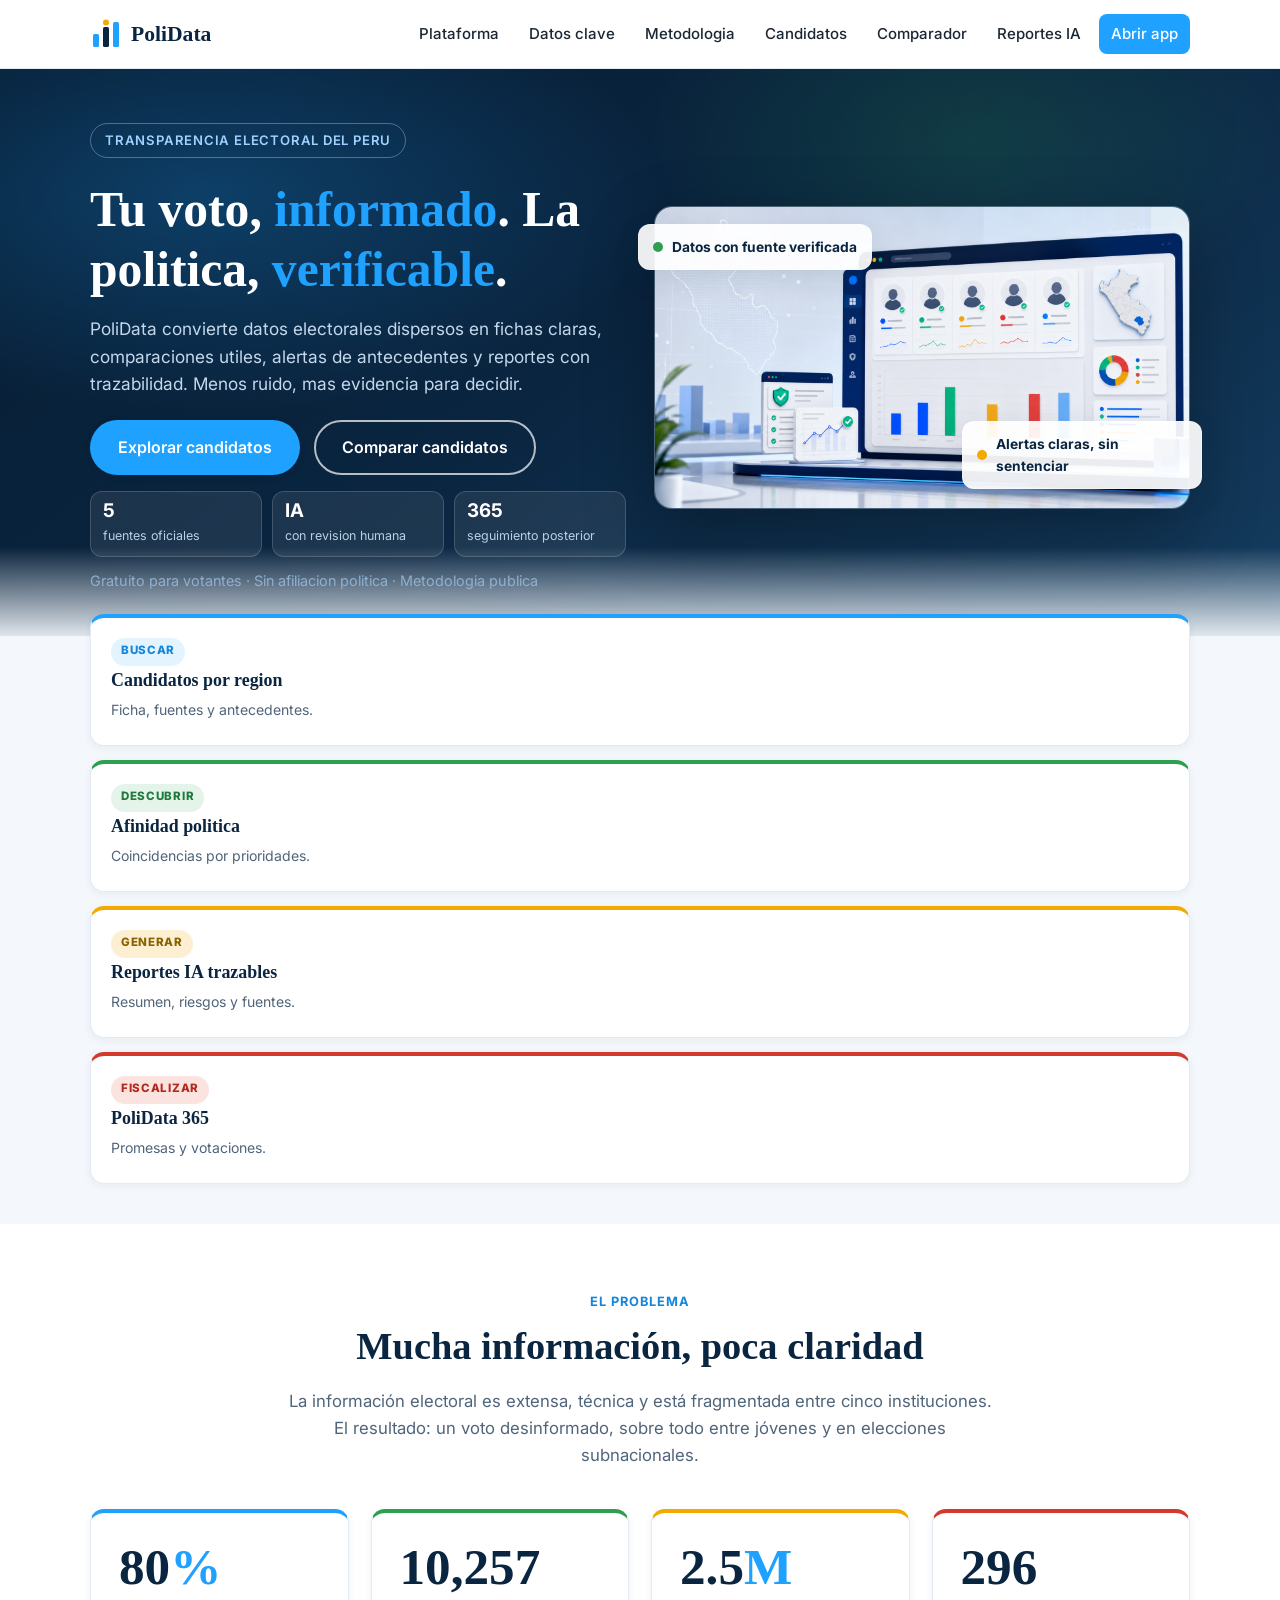
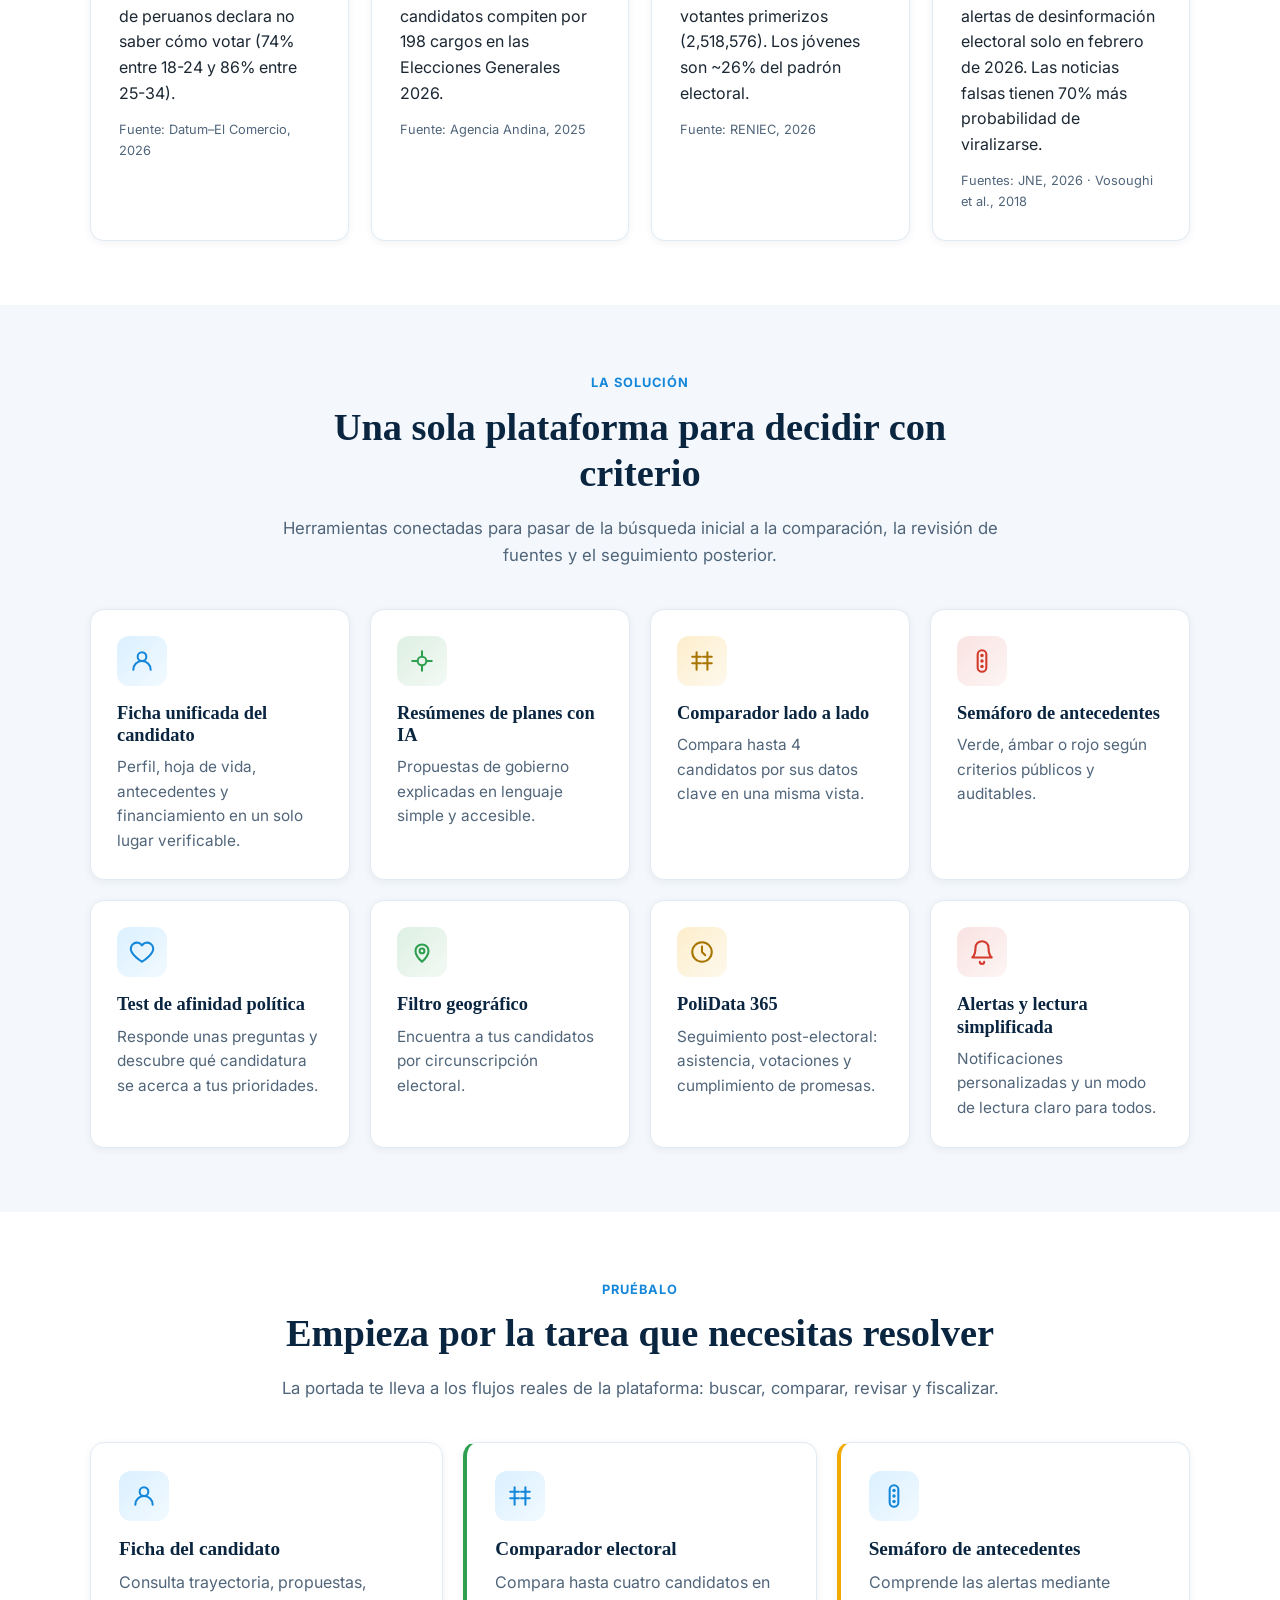
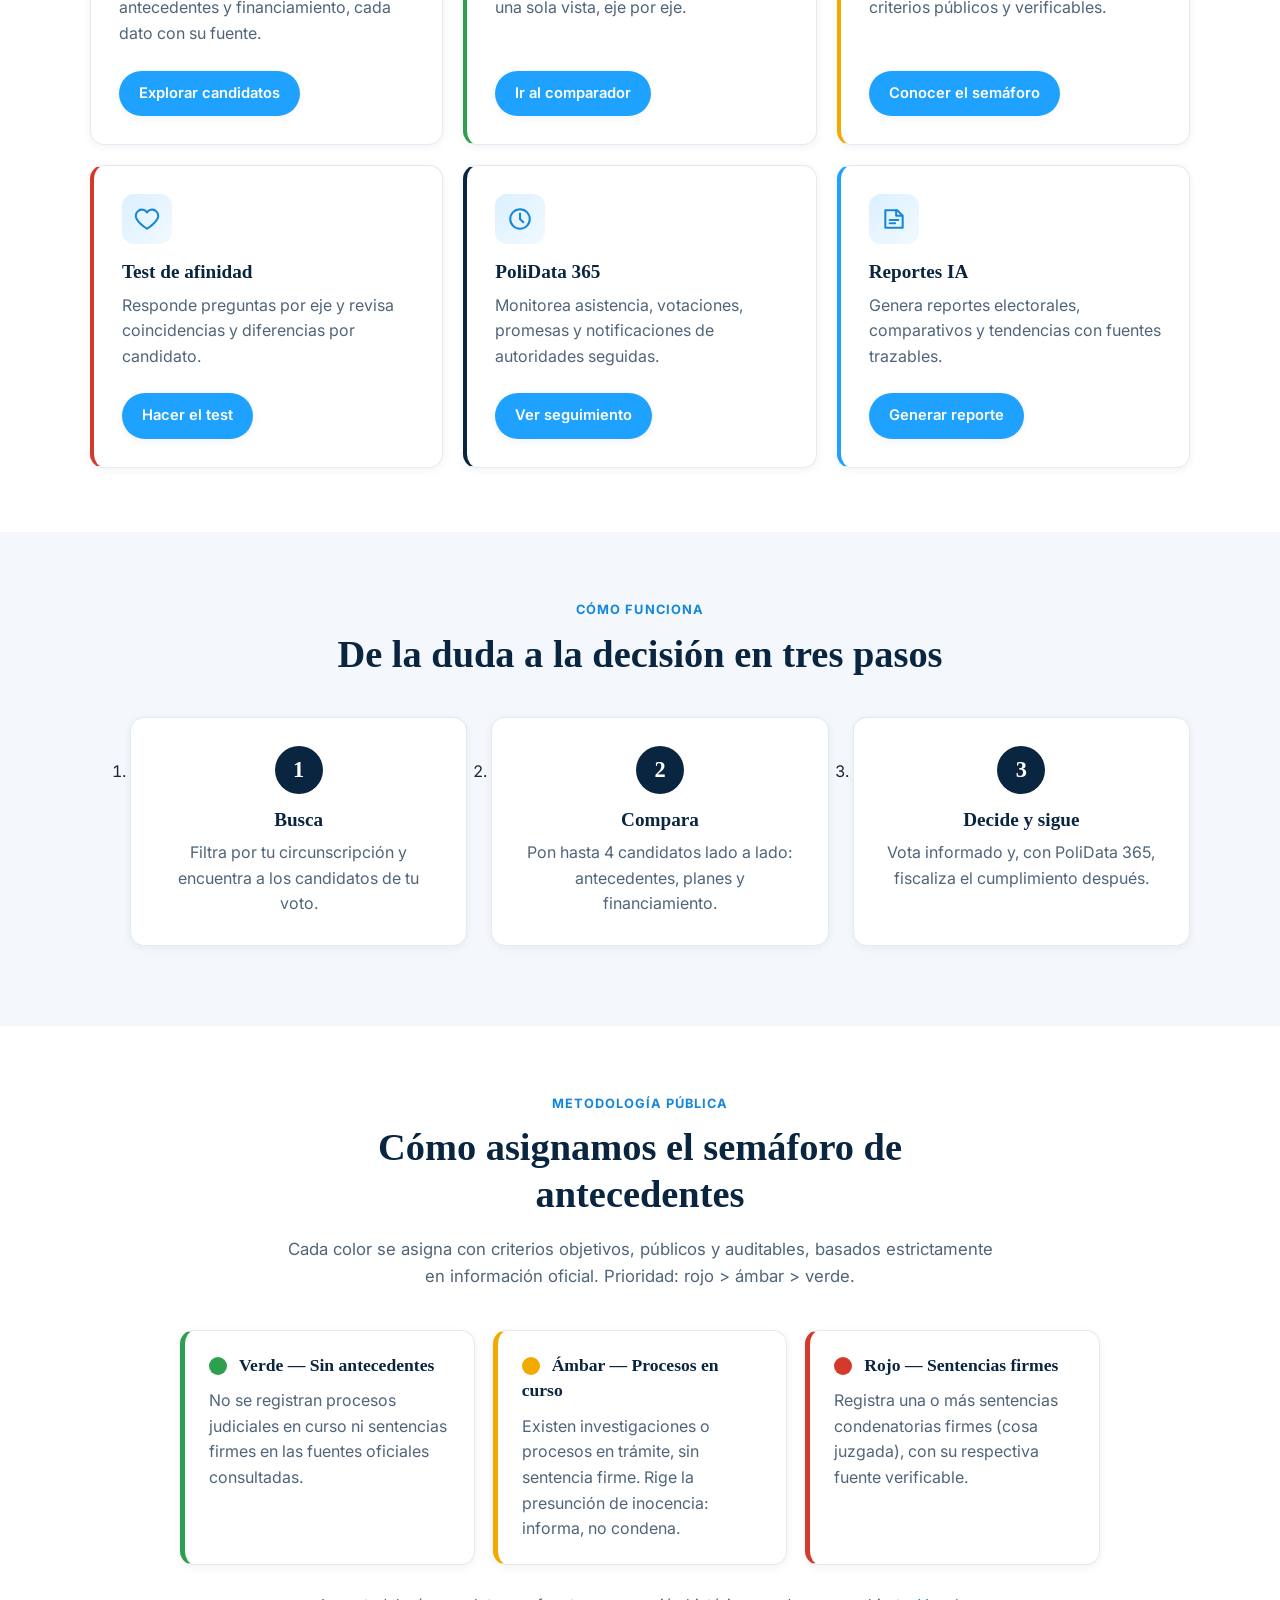
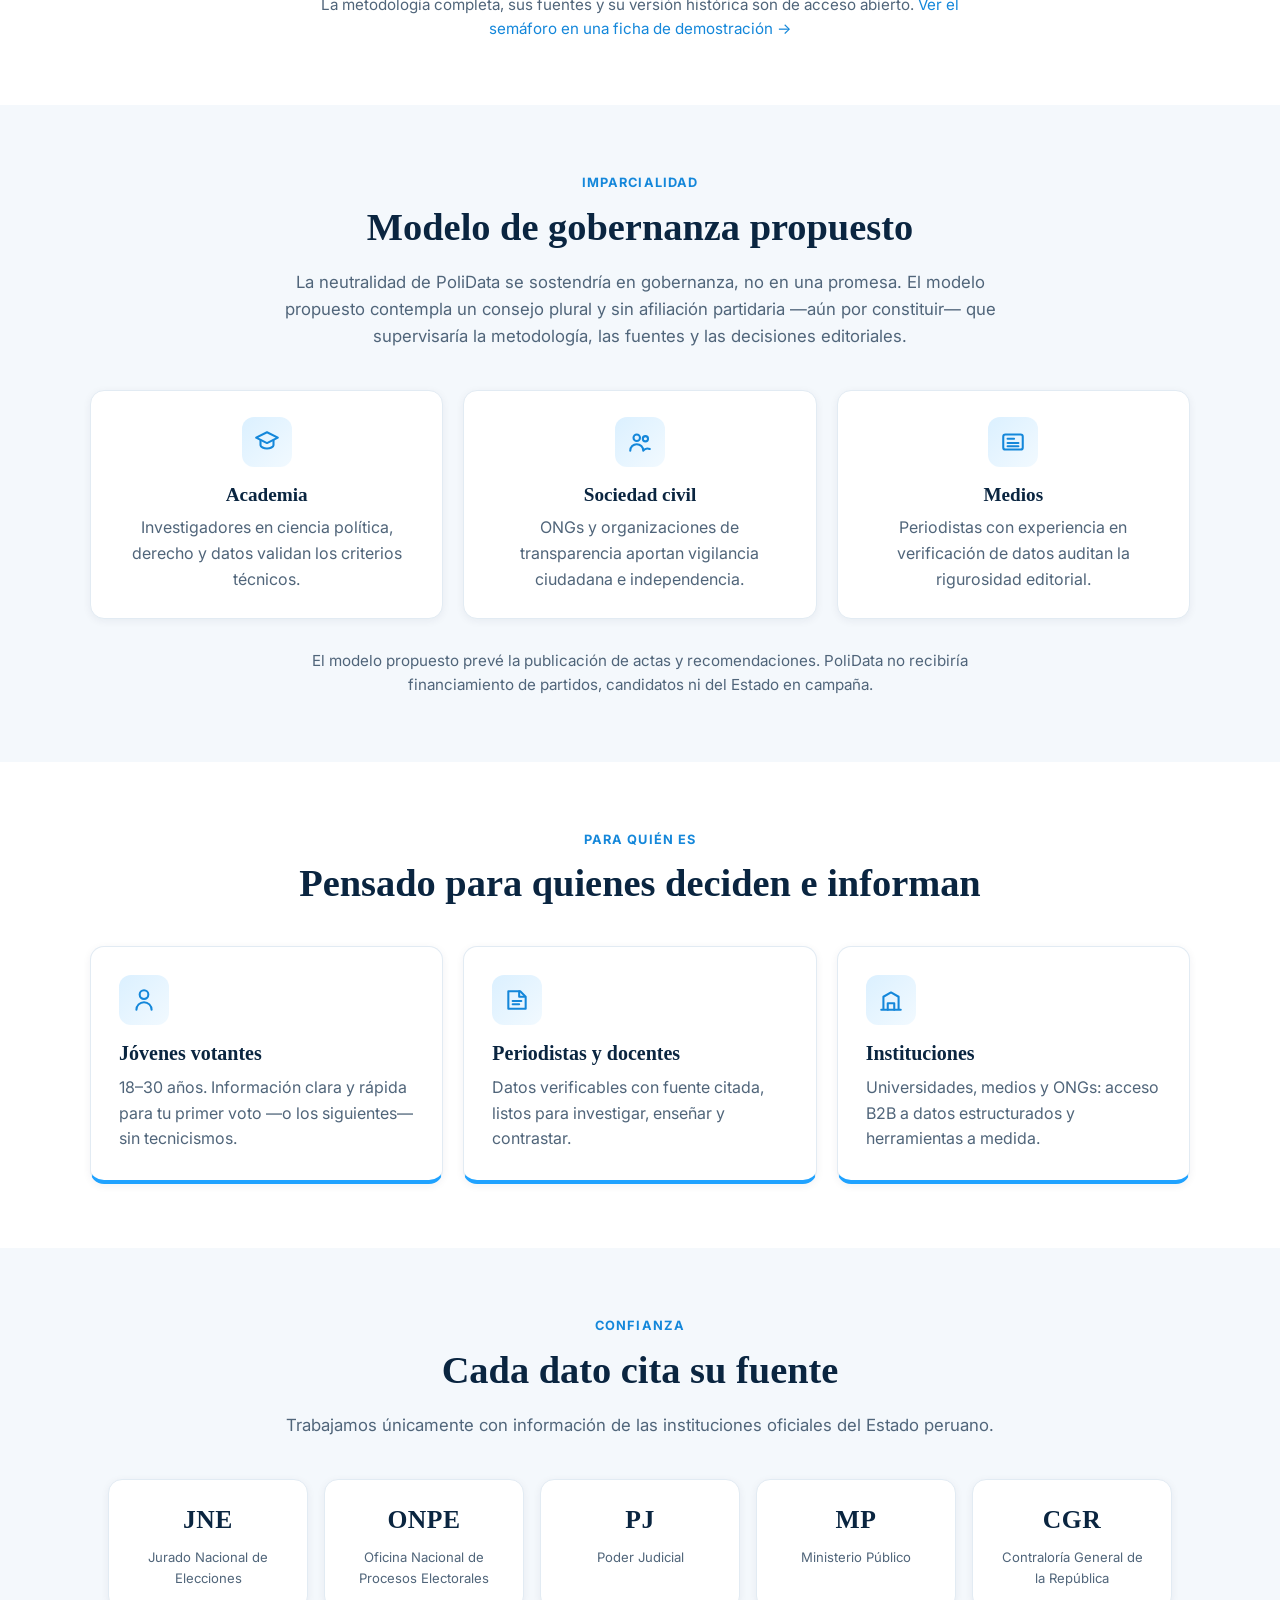
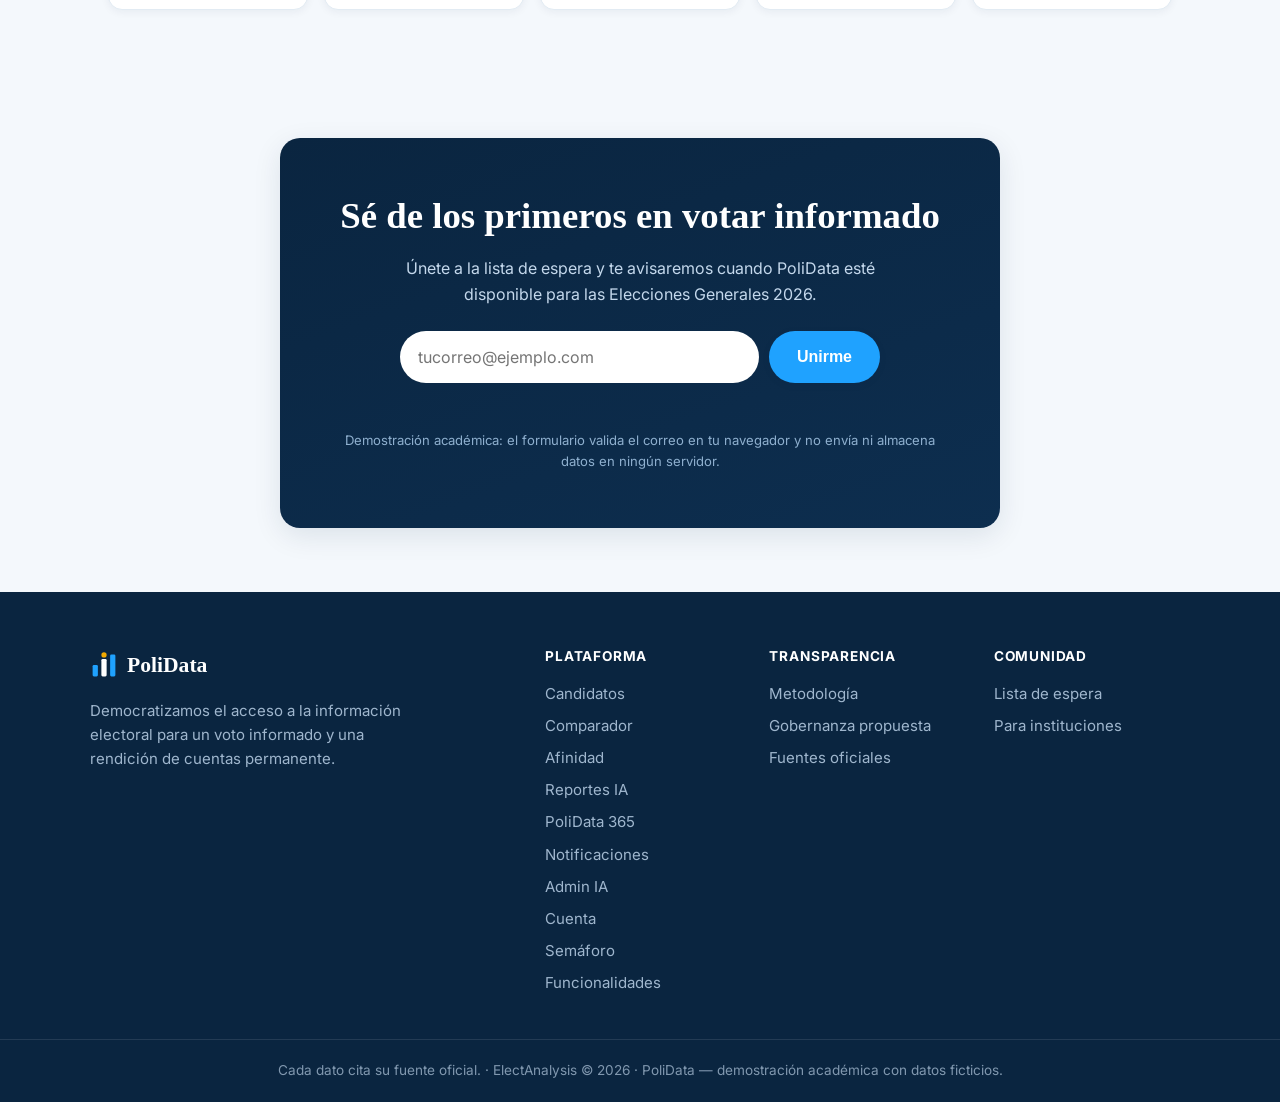
<file: index.html>
<!DOCTYPE html>
<html lang="es">
<head>
  <meta charset="UTF-8" />
  <meta name="viewport" content="width=device-width, initial-scale=1.0" />
  <meta name="description" content="PoliData: plataforma de transparencia electoral del Perú. Centraliza, simplifica y vuelve verificable la información electoral oficial para un voto informado." />
  <meta name="theme-color" content="#0A2540" />
  <title>PoliData — Transparencia electoral del Perú</title>

  <link rel="preconnect" href="https://fonts.googleapis.com" />
  <link rel="preconnect" href="https://fonts.gstatic.com" crossorigin />
  <link href="https://fonts.googleapis.com/css2?family=Inter:wght@400;500;600;700&display=swap" rel="stylesheet" />

  <link rel="stylesheet" href="css/styles.css" />
</head>
<body>

  <a class="skip-link" href="#main">Saltar al contenido principal</a>

  <!-- ============================================================
       HEADER STICKY + NAVEGACIÓN (landing comercial)
  ============================================================ -->
  <header class="site-header" id="header">
    <div class="container header-inner">
      <a href="#hero" class="logo" aria-label="PoliData, inicio">
        <svg class="logo-mark" width="32" height="32" viewBox="0 0 32 32" aria-hidden="true" focusable="false">
          <rect x="3" y="16" width="6" height="13" rx="1.5" fill="#1FA2FF"></rect>
          <rect class="logo-center" x="13" y="9" width="6" height="20" rx="1.5"></rect>
          <rect x="23" y="4" width="6" height="25" rx="1.5" fill="#1FA2FF"></rect>
          <circle cx="16" cy="4.5" r="3" fill="#F2A900"></circle>
        </svg>
        <span class="logo-text">PoliData</span>
      </a>

      <button class="nav-toggle" id="navToggle" aria-expanded="false" aria-controls="primary-nav" aria-label="Abrir menú de navegación">
        <span class="nav-toggle-bar"></span>
        <span class="nav-toggle-bar"></span>
        <span class="nav-toggle-bar"></span>
      </button>

      <nav class="primary-nav" id="primary-nav" aria-label="Navegacion principal">
        <ul>
          <li><a href="#solucion">Plataforma</a></li>
          <li><a href="#problema">Datos clave</a></li>
          <li><a href="#metodologia">Metodologia</a></li>
          <li><a href="candidatos.html">Candidatos</a></li>
          <li><a href="comparar.html">Comparador</a></li>
          <li><a href="reportes.html">Reportes IA</a></li>
          <li><a href="candidatos.html" class="nav-cta">Abrir app</a></li>
        </ul>
      </nav>
    </div>
  </header>

  <main id="main">

    <!-- ============================================================
         HERO
    ============================================================ -->
    <section class="hero" id="hero">
      <div class="container hero-inner">
        <div class="hero-content reveal">
          <span class="hero-eyebrow">Transparencia electoral del Peru</span>
          <h1 class="hero-title">Tu voto, <span class="accent">informado</span>. La politica, <span class="accent">verificable</span>.</h1>
          <p class="hero-subtitle">
            PoliData convierte datos electorales dispersos en fichas claras, comparaciones utiles,
            alertas de antecedentes y reportes con trazabilidad. Menos ruido, mas evidencia para decidir.
          </p>
          <div class="hero-ctas">
            <a href="candidatos.html" class="btn btn-primary">Explorar candidatos</a>
            <a href="comparar.html" class="btn btn-secondary btn-secondary-light">Comparar candidatos</a>
          </div>
          <ul class="hero-proof" aria-label="Principios de PoliData">
            <li><strong>5</strong><span>fuentes oficiales</span></li>
            <li><strong>IA</strong><span>con revision humana</span></li>
            <li><strong>365</strong><span>seguimiento posterior</span></li>
          </ul>
          <p class="hero-note">Gratuito para votantes · Sin afiliacion politica · Metodologia publica</p>
        </div>
        <div class="hero-visual reveal" aria-hidden="true">
          <div class="hero-image-wrap">
            <img src="assets/images/hero-dashboard.png" alt="" />
          </div>
          <div class="hero-floating-card hero-floating-card--top">
            <span class="status-dot tag-green"></span>
            Datos con fuente verificada
          </div>
          <div class="hero-floating-card hero-floating-card--bottom">
            <span class="status-dot tag-amber"></span>
            Alertas claras, sin sentenciar
          </div>
        </div>
      </div>
    </section>

    <section class="quick-actions" aria-label="Accesos principales de PoliData">
      <div class="container quick-actions-grid">
        <a class="quick-action quick-action-blue reveal" href="candidatos.html">
          <span>Buscar</span>
          <strong>Candidatos por region</strong>
          <small>Ficha, fuentes y antecedentes.</small>
        </a>
        <a class="quick-action quick-action-green reveal" href="afinidad.html">
          <span>Descubrir</span>
          <strong>Afinidad politica</strong>
          <small>Coincidencias por prioridades.</small>
        </a>
        <a class="quick-action quick-action-amber reveal" href="reportes.html">
          <span>Generar</span>
          <strong>Reportes IA trazables</strong>
          <small>Resumen, riesgos y fuentes.</small>
        </a>
        <a class="quick-action quick-action-red reveal" href="seguimiento.html">
          <span>Fiscalizar</span>
          <strong>PoliData 365</strong>
          <small>Promesas y votaciones.</small>
        </a>
      </div>
    </section>

    <!-- ============================================================
         EL PROBLEMA (estadísticas)
    ============================================================ -->
    <section class="problem section" id="problema">
      <div class="container">
        <div class="section-head reveal">
          <span class="section-kicker">El problema</span>
          <h2 class="section-title">Mucha información, poca claridad</h2>
          <p class="section-lead">
            La información electoral es extensa, técnica y está fragmentada entre cinco
            instituciones. El resultado: un voto desinformado, sobre todo entre jóvenes y en
            elecciones subnacionales.
          </p>
        </div>

        <div class="stats-grid">
          <article class="stat-card reveal">
            <div class="stat-number">80<span class="stat-unit">%</span></div>
            <p class="stat-desc">de peruanos declara no saber cómo votar (74% entre 18-24 y 86% entre 25-34).</p>
            <cite class="stat-source">Fuente: Datum–El Comercio, 2026</cite>
          </article>
          <article class="stat-card reveal">
            <div class="stat-number">10,257</div>
            <p class="stat-desc">candidatos compiten por 198 cargos en las Elecciones Generales 2026.</p>
            <cite class="stat-source">Fuente: Agencia Andina, 2025</cite>
          </article>
          <article class="stat-card reveal">
            <div class="stat-number">2.5<span class="stat-unit">M</span></div>
            <p class="stat-desc">votantes primerizos (2,518,576). Los jóvenes son ~26% del padrón electoral.</p>
            <cite class="stat-source">Fuente: RENIEC, 2026</cite>
          </article>
          <article class="stat-card reveal">
            <div class="stat-number">296</div>
            <p class="stat-desc">alertas de desinformación electoral solo en febrero de 2026. Las noticias falsas tienen 70% más probabilidad de viralizarse.</p>
            <cite class="stat-source">Fuentes: JNE, 2026 · Vosoughi et al., 2018</cite>
          </article>
        </div>
      </div>
    </section>

    <!-- ============================================================
         LA SOLUCIÓN / FUNCIONALIDADES (grid de 8)
    ============================================================ -->
    <section class="features section section-light" id="solucion">
      <div class="container">
        <div class="section-head reveal">
          <span class="section-kicker">La solución</span>
          <h2 class="section-title">Una sola plataforma para decidir con criterio</h2>
          <p class="section-lead">Herramientas conectadas para pasar de la búsqueda inicial a la comparación, la revisión de fuentes y el seguimiento posterior.</p>
        </div>

        <div class="features-grid">
          <article class="feature-card reveal">
            <div class="feature-icon" aria-hidden="true"><svg viewBox="0 0 24 24" role="img" aria-label="Ficha de candidato"><path d="M12 12a4 4 0 1 0 0-8 4 4 0 0 0 0 8Z"></path><path d="M4 20a8 8 0 0 1 16 0"></path></svg></div>
            <h3>Ficha unificada del candidato</h3>
            <p>Perfil, hoja de vida, antecedentes y financiamiento en un solo lugar verificable.</p>
          </article>
          <article class="feature-card reveal">
            <div class="feature-icon" aria-hidden="true"><svg viewBox="0 0 24 24" role="img" aria-label="Resumen con IA"><path d="M12 3v4M12 17v4M3 12h4M17 12h4"></path><path d="M12 8a4 4 0 1 0 0 8 4 4 0 0 0 0-8Z"></path></svg></div>
            <h3>Resúmenes de planes con IA</h3>
            <p>Propuestas de gobierno explicadas en lenguaje simple y accesible.</p>
          </article>
          <article class="feature-card reveal">
            <div class="feature-icon" aria-hidden="true"><svg viewBox="0 0 24 24" role="img" aria-label="Comparador"><path d="M7 4v16M17 4v16"></path><path d="M3 8h8M13 8h8M3 14h8M13 14h8"></path></svg></div>
            <h3>Comparador lado a lado</h3>
            <p>Compara hasta 4 candidatos por sus datos clave en una misma vista.</p>
          </article>
          <article class="feature-card reveal">
            <div class="feature-icon" aria-hidden="true"><svg viewBox="0 0 24 24" role="img" aria-label="Semáforo de antecedentes"><rect x="8" y="2" width="8" height="20" rx="4"></rect><circle cx="12" cy="7" r="1.6" fill="currentColor" stroke="none"></circle><circle cx="12" cy="12" r="1.6" fill="currentColor" stroke="none"></circle><circle cx="12" cy="17" r="1.6" fill="currentColor" stroke="none"></circle></svg></div>
            <h3>Semáforo de antecedentes</h3>
            <p>Verde, ámbar o rojo según criterios públicos y auditables.</p>
          </article>
          <article class="feature-card reveal">
            <div class="feature-icon" aria-hidden="true"><svg viewBox="0 0 24 24" role="img" aria-label="Test de afinidad"><path d="M12 21s-7-4.5-9.5-9A5 5 0 0 1 12 6a5 5 0 0 1 9.5 6c-2.5 4.5-9.5 9-9.5 9Z"></path></svg></div>
            <h3>Test de afinidad política</h3>
            <p>Responde unas preguntas y descubre qué candidatura se acerca a tus prioridades.</p>
          </article>
          <article class="feature-card reveal">
            <div class="feature-icon" aria-hidden="true"><svg viewBox="0 0 24 24" role="img" aria-label="Filtro geográfico"><path d="M12 21s-6-5.5-6-10a6 6 0 1 1 12 0c0 4.5-6 10-6 10Z"></path><circle cx="12" cy="11" r="2.2"></circle></svg></div>
            <h3>Filtro geográfico</h3>
            <p>Encuentra a tus candidatos por circunscripción electoral.</p>
          </article>
          <article class="feature-card reveal">
            <div class="feature-icon" aria-hidden="true"><svg viewBox="0 0 24 24" role="img" aria-label="PoliData 365"><circle cx="12" cy="12" r="9"></circle><path d="M12 7v5l3 3"></path></svg></div>
            <h3>PoliData 365</h3>
            <p>Seguimiento post-electoral: asistencia, votaciones y cumplimiento de promesas.</p>
          </article>
          <article class="feature-card reveal">
            <div class="feature-icon" aria-hidden="true"><svg viewBox="0 0 24 24" role="img" aria-label="Alertas y lectura simple"><path d="M18 8a6 6 0 1 0-12 0c0 7-3 9-3 9h18s-3-2-3-9Z"></path><path d="M10 21a2 2 0 0 0 4 0"></path></svg></div>
            <h3>Alertas y lectura simplificada</h3>
            <p>Notificaciones personalizadas y un modo de lectura claro para todos.</p>
          </article>
        </div>
      </div>
    </section>

    <!-- ============================================================
         HERRAMIENTAS (previews con CTA a las páginas reales)
    ============================================================ -->
    <section class="tools section" id="herramientas">
      <div class="container">
        <div class="section-head reveal">
          <span class="section-kicker">Pruébalo</span>
          <h2 class="section-title">Empieza por la tarea que necesitas resolver</h2>
          <p class="section-lead">La portada te lleva a los flujos reales de la plataforma: buscar, comparar, revisar y fiscalizar.</p>
        </div>

        <div class="tools-grid">
          <article class="tool-card reveal">
            <div class="feature-icon" aria-hidden="true"><svg viewBox="0 0 24 24" role="img" aria-label="Ficha del candidato"><path d="M12 12a4 4 0 1 0 0-8 4 4 0 0 0 0 8Z"></path><path d="M4 20a8 8 0 0 1 16 0"></path></svg></div>
            <h3>Ficha del candidato</h3>
            <p>Consulta trayectoria, propuestas, antecedentes y financiamiento, cada dato con su fuente.</p>
            <a href="candidatos.html" class="btn btn-primary btn-sm">Explorar candidatos</a>
          </article>
          <article class="tool-card reveal">
            <div class="feature-icon" aria-hidden="true"><svg viewBox="0 0 24 24" role="img" aria-label="Comparador electoral"><path d="M7 4v16M17 4v16"></path><path d="M3 8h8M13 8h8M3 14h8M13 14h8"></path></svg></div>
            <h3>Comparador electoral</h3>
            <p>Compara hasta cuatro candidatos en una sola vista, eje por eje.</p>
            <a href="comparar.html" class="btn btn-primary btn-sm">Ir al comparador</a>
          </article>
          <article class="tool-card reveal">
            <div class="feature-icon" aria-hidden="true"><svg viewBox="0 0 24 24" role="img" aria-label="Semáforo de antecedentes"><rect x="8" y="2" width="8" height="20" rx="4"></rect><circle cx="12" cy="7" r="1.6" fill="currentColor" stroke="none"></circle><circle cx="12" cy="12" r="1.6" fill="currentColor" stroke="none"></circle><circle cx="12" cy="17" r="1.6" fill="currentColor" stroke="none"></circle></svg></div>
            <h3>Semáforo de antecedentes</h3>
            <p>Comprende las alertas mediante criterios públicos y verificables.</p>
            <a href="antecedentes.html?id=c1" class="btn btn-primary btn-sm">Conocer el semáforo</a>
          </article>
          <article class="tool-card reveal">
            <div class="feature-icon" aria-hidden="true"><svg viewBox="0 0 24 24" role="img" aria-label="Test de afinidad"><path d="M12 21s-7-4.5-9.5-9A5 5 0 0 1 12 6a5 5 0 0 1 9.5 6c-2.5 4.5-9.5 9-9.5 9Z"></path></svg></div>
            <h3>Test de afinidad</h3>
            <p>Responde preguntas por eje y revisa coincidencias y diferencias por candidato.</p>
            <a href="afinidad.html" class="btn btn-primary btn-sm">Hacer el test</a>
          </article>
          <article class="tool-card reveal">
            <div class="feature-icon" aria-hidden="true"><svg viewBox="0 0 24 24" role="img" aria-label="PoliData 365"><circle cx="12" cy="12" r="9"></circle><path d="M12 7v5l3 3"></path></svg></div>
            <h3>PoliData 365</h3>
            <p>Monitorea asistencia, votaciones, promesas y notificaciones de autoridades seguidas.</p>
            <a href="seguimiento.html" class="btn btn-primary btn-sm">Ver seguimiento</a>
          </article>
          <article class="tool-card reveal">
            <div class="feature-icon" aria-hidden="true"><svg viewBox="0 0 24 24" role="img" aria-label="Reportes IA"><path d="M4 4h11l5 5v11H4Z"></path><path d="M14 4v5h5"></path><path d="M8 13h8M8 16h5"></path></svg></div>
            <h3>Reportes IA</h3>
            <p>Genera reportes electorales, comparativos y tendencias con fuentes trazables.</p>
            <a href="reportes.html" class="btn btn-primary btn-sm">Generar reporte</a>
          </article>
        </div>
      </div>
    </section>

    <!-- ============================================================
         CÓMO FUNCIONA (3 pasos)
    ============================================================ -->
    <section class="how section section-light" id="como-funciona">
      <div class="container">
        <div class="section-head reveal">
          <span class="section-kicker">Cómo funciona</span>
          <h2 class="section-title">De la duda a la decisión en tres pasos</h2>
        </div>
        <ol class="steps">
          <li class="step reveal"><span class="step-num">1</span><h3>Busca</h3><p>Filtra por tu circunscripción y encuentra a los candidatos de tu voto.</p></li>
          <li class="step reveal"><span class="step-num">2</span><h3>Compara</h3><p>Pon hasta 4 candidatos lado a lado: antecedentes, planes y financiamiento.</p></li>
          <li class="step reveal"><span class="step-num">3</span><h3>Decide y sigue</h3><p>Vota informado y, con PoliData 365, fiscaliza el cumplimiento después.</p></li>
        </ol>
      </div>
    </section>

    <!-- ============================================================
         METODOLOGÍA DEL SEMÁFORO (explicación pública, estática)
    ============================================================ -->
    <section class="metodologia section" id="metodologia">
      <div class="container">
        <div class="section-head reveal">
          <span class="section-kicker">Metodología pública</span>
          <h2 class="section-title">Cómo asignamos el semáforo de antecedentes</h2>
          <p class="section-lead">
            Cada color se asigna con criterios objetivos, públicos y auditables, basados
            estrictamente en información oficial. Prioridad: rojo &gt; ámbar &gt; verde.
          </p>
        </div>

        <ul class="method-colors reveal" aria-label="Criterios del semáforo">
          <li class="method-color is-green">
            <span class="method-dot tag-green" aria-hidden="true"></span>
            <h3>Verde — Sin antecedentes</h3>
            <p>No se registran procesos judiciales en curso ni sentencias firmes en las fuentes oficiales consultadas.</p>
          </li>
          <li class="method-color is-amber">
            <span class="method-dot tag-amber" aria-hidden="true"></span>
            <h3>Ámbar — Procesos en curso</h3>
            <p>Existen investigaciones o procesos en trámite, sin sentencia firme. Rige la presunción de inocencia: informa, no condena.</p>
          </li>
          <li class="method-color is-red">
            <span class="method-dot tag-red" aria-hidden="true"></span>
            <h3>Rojo — Sentencias firmes</h3>
            <p>Registra una o más sentencias condenatorias firmes (cosa juzgada), con su respectiva fuente verificable.</p>
          </li>
        </ul>

        <p class="metodologia-foot reveal">
          La metodología completa, sus fuentes y su versión histórica son de acceso abierto.
          <a href="antecedentes.html?id=c1">Ver el semáforo en una ficha de demostración →</a>
        </p>
      </div>
    </section>

    <!-- ============================================================
         MODELO DE GOBERNANZA PROPUESTO
    ============================================================ -->
    <section class="consejo section section-light" id="consejo">
      <div class="container">
        <div class="section-head reveal">
          <span class="section-kicker">Imparcialidad</span>
          <h2 class="section-title">Modelo de gobernanza propuesto</h2>
          <p class="section-lead">
            La neutralidad de PoliData se sostendría en gobernanza, no en una promesa. El modelo
            propuesto contempla un consejo plural y sin afiliación partidaria —aún por
            constituir— que supervisaría la metodología, las fuentes y las decisiones editoriales.
          </p>
        </div>
        <div class="consejo-grid">
          <article class="consejo-card reveal">
            <div class="feature-icon" aria-hidden="true"><svg viewBox="0 0 24 24" role="img" aria-label="Academia"><path d="M12 3 2 8l10 5 10-5-10-5Z"></path><path d="M6 10.5V15c0 1.5 3 3 6 3s6-1.5 6-3v-4.5"></path></svg></div>
            <h3>Academia</h3>
            <p>Investigadores en ciencia política, derecho y datos validan los criterios técnicos.</p>
          </article>
          <article class="consejo-card reveal">
            <div class="feature-icon" aria-hidden="true"><svg viewBox="0 0 24 24" role="img" aria-label="Sociedad civil"><circle cx="9" cy="8" r="3"></circle><circle cx="17" cy="9" r="2.4"></circle><path d="M3 20a6 6 0 0 1 12 0M15 20a5 5 0 0 1 6-1.5"></path></svg></div>
            <h3>Sociedad civil</h3>
            <p>ONGs y organizaciones de transparencia aportan vigilancia ciudadana e independencia.</p>
          </article>
          <article class="consejo-card reveal">
            <div class="feature-icon" aria-hidden="true"><svg viewBox="0 0 24 24" role="img" aria-label="Medios"><rect x="3" y="5" width="18" height="14" rx="2"></rect><path d="M7 9h6M7 13h10M7 16h10"></path></svg></div>
            <h3>Medios</h3>
            <p>Periodistas con experiencia en verificación de datos auditan la rigurosidad editorial.</p>
          </article>
        </div>
        <p class="consejo-foot reveal">
          El modelo propuesto prevé la publicación de actas y recomendaciones. PoliData no
          recibiría financiamiento de partidos, candidatos ni del Estado en campaña.
        </p>
      </div>
    </section>

    <!-- ============================================================
         PARA QUIÉN ES (3 tarjetas)
    ============================================================ -->
    <section class="publico section" id="publico">
      <div class="container">
        <div class="section-head reveal">
          <span class="section-kicker">Para quién es</span>
          <h2 class="section-title">Pensado para quienes deciden e informan</h2>
        </div>
        <div class="publico-grid">
          <article class="publico-card reveal">
            <div class="feature-icon" aria-hidden="true"><svg viewBox="0 0 24 24" role="img" aria-label="Jóvenes votantes"><circle cx="12" cy="7" r="4"></circle><path d="M5 21a7 7 0 0 1 14 0"></path></svg></div>
            <h3>Jóvenes votantes</h3>
            <p>18–30 años. Información clara y rápida para tu primer voto —o los siguientes— sin tecnicismos.</p>
          </article>
          <article class="publico-card reveal">
            <div class="feature-icon" aria-hidden="true"><svg viewBox="0 0 24 24" role="img" aria-label="Periodistas y docentes"><path d="M4 4h11l5 5v11H4Z"></path><path d="M14 4v5h5"></path><path d="M8 13h8M8 16h6"></path></svg></div>
            <h3>Periodistas y docentes</h3>
            <p>Datos verificables con fuente citada, listos para investigar, enseñar y contrastar.</p>
          </article>
          <article class="publico-card reveal">
            <div class="feature-icon" aria-hidden="true"><svg viewBox="0 0 24 24" role="img" aria-label="Instituciones"><path d="M3 21h18M5 21V9l7-4 7 4v12"></path><path d="M9 21v-6h6v6"></path></svg></div>
            <h3>Instituciones</h3>
            <p>Universidades, medios y ONGs: acceso B2B a datos estructurados y herramientas a medida.</p>
          </article>
        </div>
      </div>
    </section>

    <!-- ============================================================
         CONFIANZA / FUENTES OFICIALES
    ============================================================ -->
    <section class="trust section section-light" id="confianza">
      <div class="container">
        <div class="section-head reveal">
          <span class="section-kicker">Confianza</span>
          <h2 class="section-title">Cada dato cita su fuente</h2>
          <p class="section-lead">Trabajamos únicamente con información de las instituciones oficiales del Estado peruano.</p>
        </div>
        <ul class="sources-grid reveal" aria-label="Fuentes oficiales">
          <li class="source-chip"><span class="source-abbr">JNE</span><span class="source-name">Jurado Nacional de Elecciones</span></li>
          <li class="source-chip"><span class="source-abbr">ONPE</span><span class="source-name">Oficina Nacional de Procesos Electorales</span></li>
          <li class="source-chip"><span class="source-abbr">PJ</span><span class="source-name">Poder Judicial</span></li>
          <li class="source-chip"><span class="source-abbr">MP</span><span class="source-name">Ministerio Público</span></li>
          <li class="source-chip"><span class="source-abbr">CGR</span><span class="source-name">Contraloría General de la República</span></li>
        </ul>
      </div>
    </section>

    <!-- ============================================================
         CTA FINAL + FORMULARIO LISTA DE ESPERA
    ============================================================ -->
    <section class="waitlist section" id="waitlist">
      <div class="container">
        <div class="waitlist-card reveal">
          <h2 class="waitlist-title">Sé de los primeros en votar informado</h2>
          <p class="waitlist-sub">Únete a la lista de espera y te avisaremos cuando PoliData esté disponible para las Elecciones Generales 2026.</p>

          <form class="waitlist-form" id="waitlistForm" novalidate>
            <div class="field">
              <label for="email" class="visually-hidden">Correo electrónico</label>
              <input type="email" id="email" name="email" placeholder="tucorreo@ejemplo.com" autocomplete="email" required aria-describedby="emailMsg" />
              <button type="submit" class="btn btn-primary">Unirme</button>
            </div>
            <p class="form-msg" id="emailMsg" role="status" aria-live="polite"></p>
          </form>

          <p class="waitlist-note">Demostración académica: el formulario valida el correo en tu navegador y no envía ni almacena datos en ningún servidor.</p>
        </div>
      </div>
    </section>

  </main>

  <!-- ============================================================
       FOOTER
  ============================================================ -->
  <footer class="site-footer">
    <div class="container footer-inner">
      <div class="footer-brand">
        <a href="#hero" class="logo logo--footer" aria-label="PoliData, inicio">
          <svg class="logo-mark" width="28" height="28" viewBox="0 0 32 32" aria-hidden="true" focusable="false">
            <rect x="3" y="16" width="6" height="13" rx="1.5" fill="#1FA2FF"></rect>
            <rect x="13" y="9" width="6" height="20" rx="1.5" fill="#ffffff"></rect>
            <rect x="23" y="4" width="6" height="25" rx="1.5" fill="#1FA2FF"></rect>
            <circle cx="16" cy="4.5" r="3" fill="#F2A900"></circle>
          </svg>
          <span class="logo-text">PoliData</span>
        </a>
        <p class="footer-mission">
          Democratizamos el acceso a la información electoral para un voto informado y una
          rendición de cuentas permanente.
        </p>
      </div>

      <nav class="footer-nav" aria-label="Enlaces del pie de página">
        <div class="footer-col">
          <h4>Plataforma</h4>
          <ul>
            <li><a href="candidatos.html">Candidatos</a></li>
            <li><a href="comparar.html">Comparador</a></li>
            <li><a href="afinidad.html">Afinidad</a></li>
            <li><a href="reportes.html">Reportes IA</a></li>
            <li><a href="seguimiento.html">PoliData 365</a></li>
            <li><a href="notificaciones.html">Notificaciones</a></li>
            <li><a href="admin.html">Admin IA</a></li>
            <li><a href="cuenta.html">Cuenta</a></li>
            <li><a href="antecedentes.html?id=c1">Semáforo</a></li>
            <li><a href="#solucion">Funcionalidades</a></li>
          </ul>
        </div>
        <div class="footer-col">
          <h4>Transparencia</h4>
          <ul>
            <li><a href="#metodologia">Metodología</a></li>
            <li><a href="#consejo">Gobernanza propuesta</a></li>
            <li><a href="#confianza">Fuentes oficiales</a></li>
          </ul>
        </div>
        <div class="footer-col">
          <h4>Comunidad</h4>
          <ul>
            <li><a href="#waitlist">Lista de espera</a></li>
            <li><a href="#publico">Para instituciones</a></li>
          </ul>
        </div>
      </nav>
    </div>

    <div class="footer-bottom">
      <div class="container">
        <p>Cada dato cita su fuente oficial. · ElectAnalysis © 2026 · PoliData — demostración académica con datos ficticios.</p>
      </div>
    </div>
  </footer>

  <script src="js/main.js"></script>
</body>
</html>
</file>
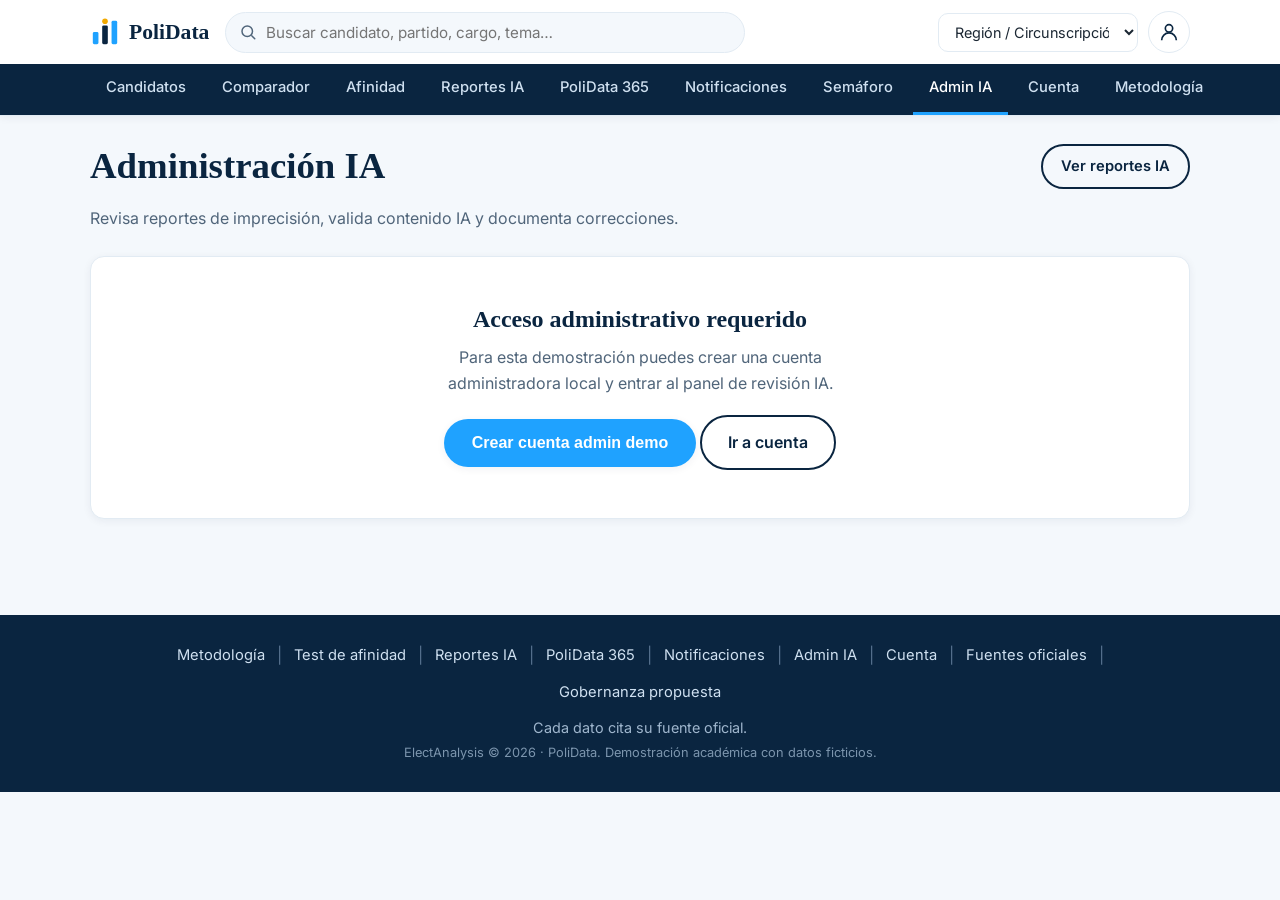
<file: admin.html>
<!DOCTYPE html>
<html lang="es">
<head>
  <meta charset="UTF-8" />
  <meta name="viewport" content="width=device-width, initial-scale=1.0" />
  <meta name="description" content="Panel administrativo de PoliData para revisar contenido generado por IA, validar fuentes y resolver reportes de imprecisión." />
  <meta name="theme-color" content="#0A2540" />
  <title>Administración IA · PoliData</title>
  <link rel="preconnect" href="https://fonts.googleapis.com" />
  <link rel="preconnect" href="https://fonts.gstatic.com" crossorigin />
  <link href="https://fonts.googleapis.com/css2?family=Inter:wght@400;500;600;700&display=swap" rel="stylesheet" />
  <link rel="stylesheet" href="css/styles.css" />
</head>
<body class="app">
  <a class="skip-link" href="#main">Saltar al contenido principal</a>

  <div id="appHeader"></div>

  <main id="main" class="app-main">
    <div class="container">
      <header class="page-head page-head-row">
        <div>
          <h1>Administración IA</h1>
          <p>Revisa reportes de imprecisión, valida contenido IA y documenta correcciones.</p>
        </div>
        <a class="btn btn-secondary btn-sm" href="reportes.html">Ver reportes IA</a>
      </header>

      <div id="adminRoot"></div>
    </div>
  </main>

  <div id="appFooter"></div>

  <script src="js/data.js"></script>
  <script src="js/common.js"></script>
  <script src="js/admin.js"></script>
</body>
</html>
</file>
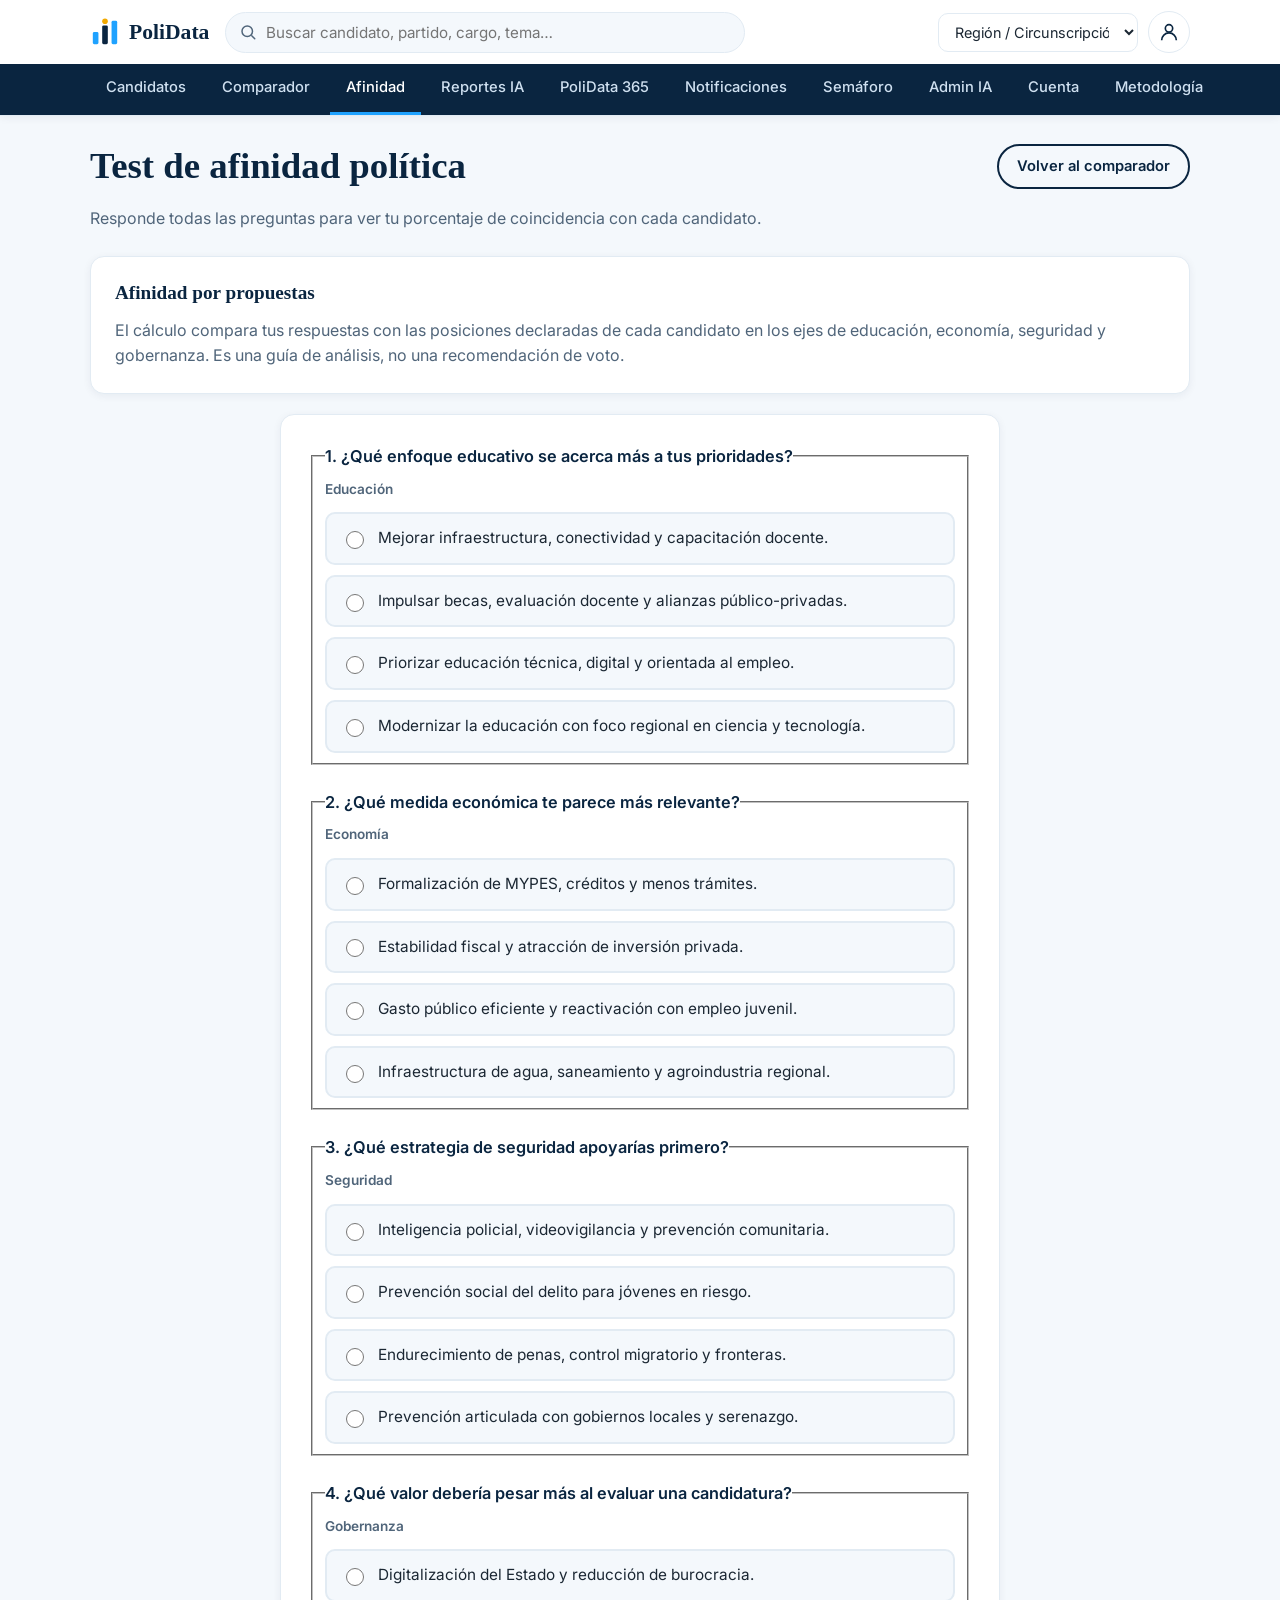
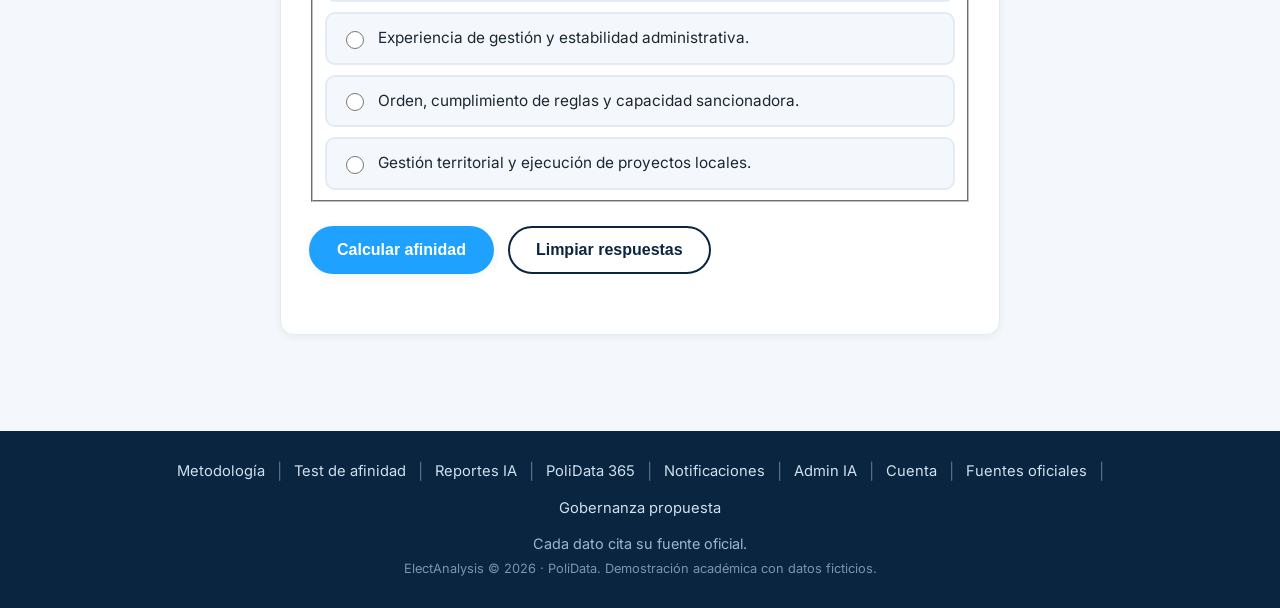
<file: afinidad.html>
<!DOCTYPE html>
<html lang="es">
<head>
  <meta charset="UTF-8" />
  <meta name="viewport" content="width=device-width, initial-scale=1.0" />
  <meta name="description" content="Test de afinidad política de PoliData: responde preguntas por eje temático y visualiza porcentajes de afinidad por candidato." />
  <meta name="theme-color" content="#0A2540" />
  <title>Test de afinidad · PoliData</title>
  <link rel="preconnect" href="https://fonts.googleapis.com" />
  <link rel="preconnect" href="https://fonts.gstatic.com" crossorigin />
  <link href="https://fonts.googleapis.com/css2?family=Inter:wght@400;500;600;700&display=swap" rel="stylesheet" />
  <link rel="stylesheet" href="css/styles.css" />
</head>
<body class="app">
  <a class="skip-link" href="#main">Saltar al contenido principal</a>

  <div id="appHeader"></div>

  <main id="main" class="app-main">
    <div class="container">
      <header class="page-head page-head-row">
        <div>
          <h1>Test de afinidad política</h1>
          <p>Responde todas las preguntas para ver tu porcentaje de coincidencia con cada candidato.</p>
        </div>
        <a class="btn btn-secondary btn-sm" href="comparar.html">Volver al comparador</a>
      </header>

      <div id="afinidadRoot"></div>
    </div>
  </main>

  <div id="appFooter"></div>

  <script src="js/data.js"></script>
  <script src="js/common.js"></script>
  <script src="js/afinidad.js"></script>
</body>
</html>
</file>
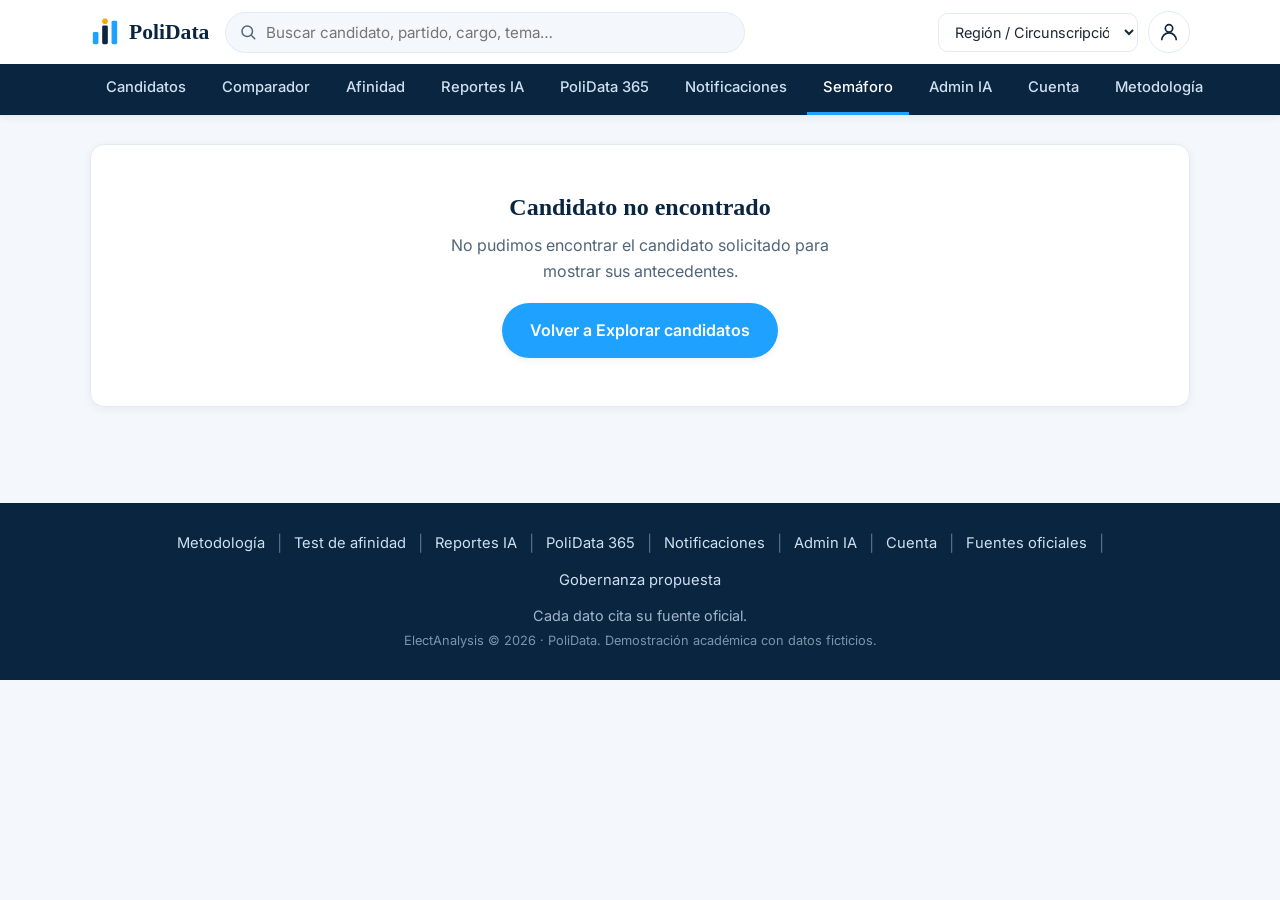
<file: antecedentes.html>
<!DOCTYPE html>
<html lang="es">
<head>
  <meta charset="UTF-8" />
  <meta name="viewport" content="width=device-width, initial-scale=1.0" />
  <meta name="description" content="Semáforo de antecedentes en PoliData: significado de cada color, estado calculado del candidato y detalle de procesos con su fuente oficial." />
  <meta name="theme-color" content="#0A2540" />
  <title>Semáforo de antecedentes · PoliData</title>
  <link rel="preconnect" href="https://fonts.googleapis.com" />
  <link rel="preconnect" href="https://fonts.gstatic.com" crossorigin />
  <link href="https://fonts.googleapis.com/css2?family=Inter:wght@400;500;600;700&display=swap" rel="stylesheet" />
  <link rel="stylesheet" href="css/styles.css" />
</head>
<body class="app">
  <a class="skip-link" href="#main">Saltar al contenido principal</a>

  <div id="appHeader"></div>

  <main id="main" class="app-main">
    <div class="container">
      <!-- Todo el detalle se inyecta aquí (antecedentes.js) -->
      <div id="antecedentesRoot"></div>
    </div>
  </main>

  <div id="appFooter"></div>

  <script src="js/data.js"></script>
  <script src="js/common.js"></script>
  <script src="js/antecedentes.js"></script>
</body>
</html>
</file>
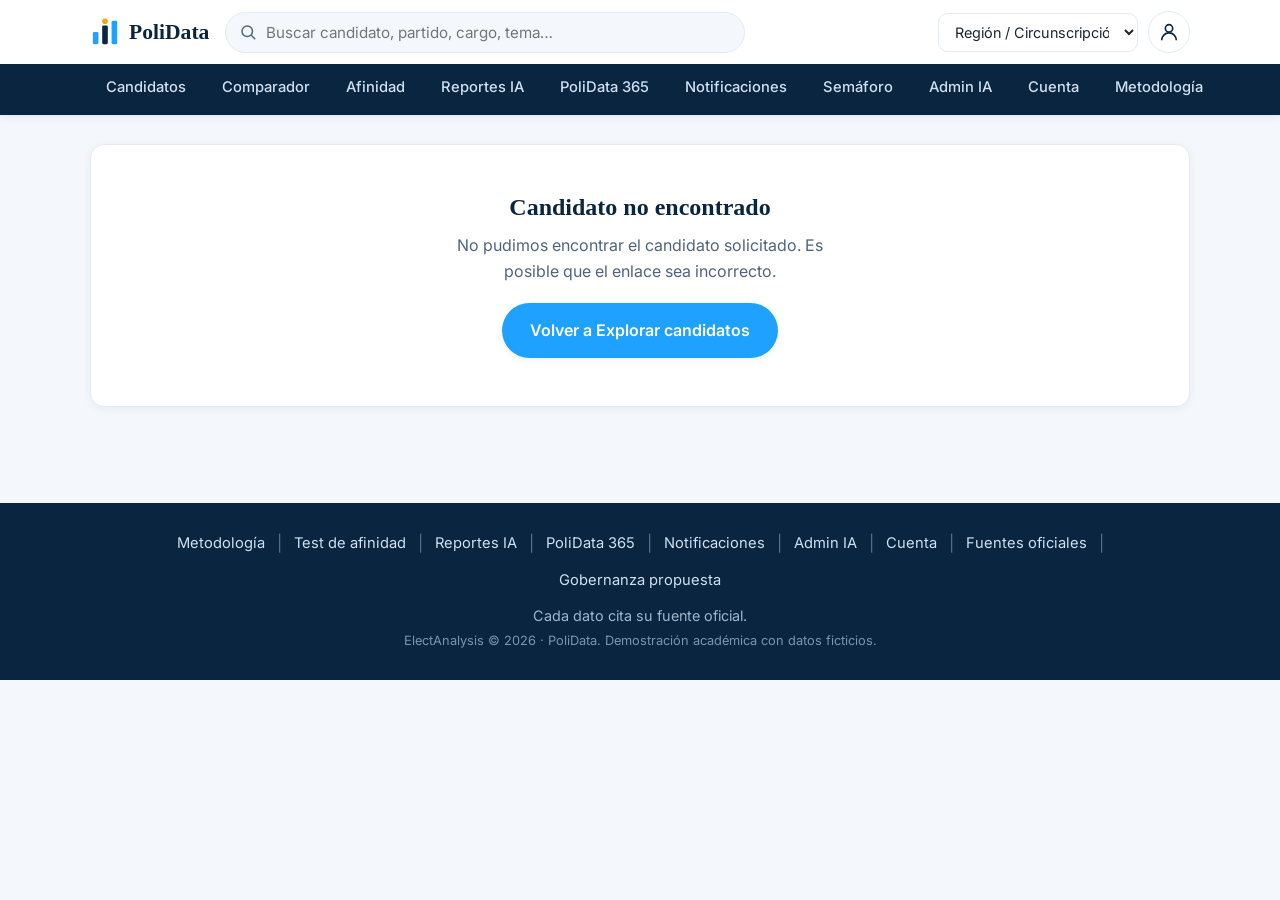
<file: candidato.html>
<!DOCTYPE html>
<html lang="es">
<head>
  <meta charset="UTF-8" />
  <meta name="viewport" content="width=device-width, initial-scale=1.0" />
  <meta name="description" content="Ficha del candidato en PoliData: perfil, hoja de vida, propuestas, antecedentes y financiamiento, cada dato con su fuente oficial." />
  <meta name="theme-color" content="#0A2540" />
  <title>Ficha del candidato · PoliData</title>
  <link rel="preconnect" href="https://fonts.googleapis.com" />
  <link rel="preconnect" href="https://fonts.gstatic.com" crossorigin />
  <link href="https://fonts.googleapis.com/css2?family=Inter:wght@400;500;600;700&display=swap" rel="stylesheet" />
  <link rel="stylesheet" href="css/styles.css" />
</head>
<body class="app">
  <a class="skip-link" href="#main">Saltar al contenido principal</a>

  <div id="appHeader"></div>

  <main id="main" class="app-main">
    <div class="container">
      <!-- Toda la ficha se inyecta aquí (candidato.js) -->
      <div id="candidatoRoot"></div>
    </div>
  </main>

  <div id="appFooter"></div>

  <script src="js/data.js"></script>
  <script src="js/common.js"></script>
  <script src="js/candidato.js"></script>
</body>
</html>
</file>
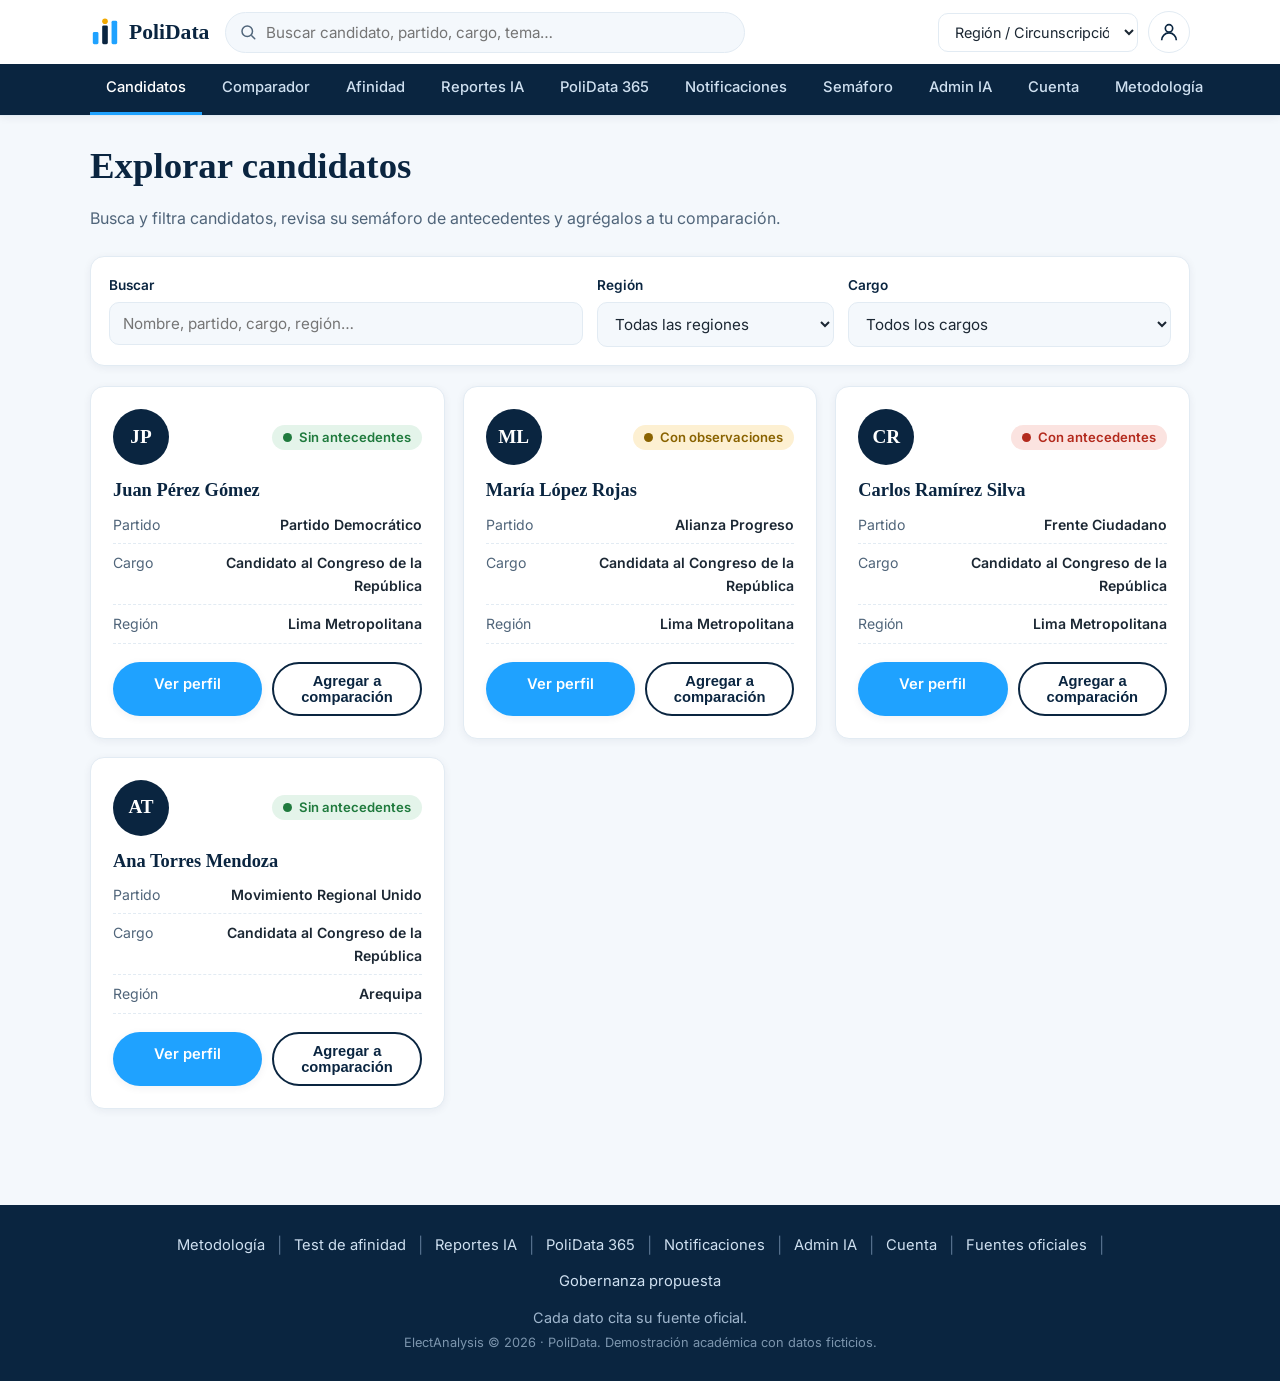
<file: candidatos.html>
<!DOCTYPE html>
<html lang="es">
<head>
  <meta charset="UTF-8" />
  <meta name="viewport" content="width=device-width, initial-scale=1.0" />
  <meta name="description" content="Explora los candidatos en PoliData: busca, filtra por región y cargo, revisa su semáforo de antecedentes y compáralos." />
  <meta name="theme-color" content="#0A2540" />
  <title>Explorar candidatos · PoliData</title>
  <link rel="preconnect" href="https://fonts.googleapis.com" />
  <link rel="preconnect" href="https://fonts.gstatic.com" crossorigin />
  <link href="https://fonts.googleapis.com/css2?family=Inter:wght@400;500;600;700&display=swap" rel="stylesheet" />
  <link rel="stylesheet" href="css/styles.css" />
</head>
<body class="app">
  <a class="skip-link" href="#main">Saltar al contenido principal</a>

  <!-- Header compartido (inyectado por common.js) -->
  <div id="appHeader"></div>

  <main id="main" class="app-main">
    <div class="container">
      <header class="page-head">
        <h1>Explorar candidatos</h1>
        <p>Busca y filtra candidatos, revisa su semáforo de antecedentes y agrégalos a tu comparación.</p>
      </header>

      <!-- Filtros -->
      <form class="dir-filters" role="search" aria-label="Filtros de candidatos" onsubmit="return false">
        <div class="dir-filter">
          <label for="filterText">Buscar</label>
          <input type="search" id="filterText" placeholder="Nombre, partido, cargo, región…" autocomplete="off" />
        </div>
        <div class="dir-filter">
          <label for="filterRegion">Región</label>
          <select id="filterRegion"></select>
        </div>
        <div class="dir-filter">
          <label for="filterCargo">Cargo</label>
          <select id="filterCargo"></select>
        </div>
      </form>

      <!-- Aviso accesible para acciones -->
      <p class="visually-hidden" id="dirLive" role="status" aria-live="polite"></p>

      <!-- Barra de comparación flotante -->
      <div class="compare-bar" id="compareBar" hidden>
        <span class="compare-bar-text">Candidatos en comparación: <strong data-count>0 / 4</strong></span>
        <a class="btn btn-primary btn-sm" href="comparar.html">Ir al comparador</a>
      </div>

      <!-- Grid de candidatos -->
      <section aria-label="Lista de candidatos">
        <div class="dir-grid" id="candGrid"></div>
        <div class="state-empty" id="candEmpty" hidden>
          <h2>Sin resultados</h2>
          <p>No encontramos candidatos con esos filtros. Prueba a limpiar la búsqueda.</p>
        </div>
      </section>
    </div>
  </main>

  <!-- Footer compartido (inyectado por common.js) -->
  <div id="appFooter"></div>

  <script src="js/data.js"></script>
  <script src="js/common.js"></script>
  <script src="js/candidatos.js"></script>
</body>
</html>
</file>
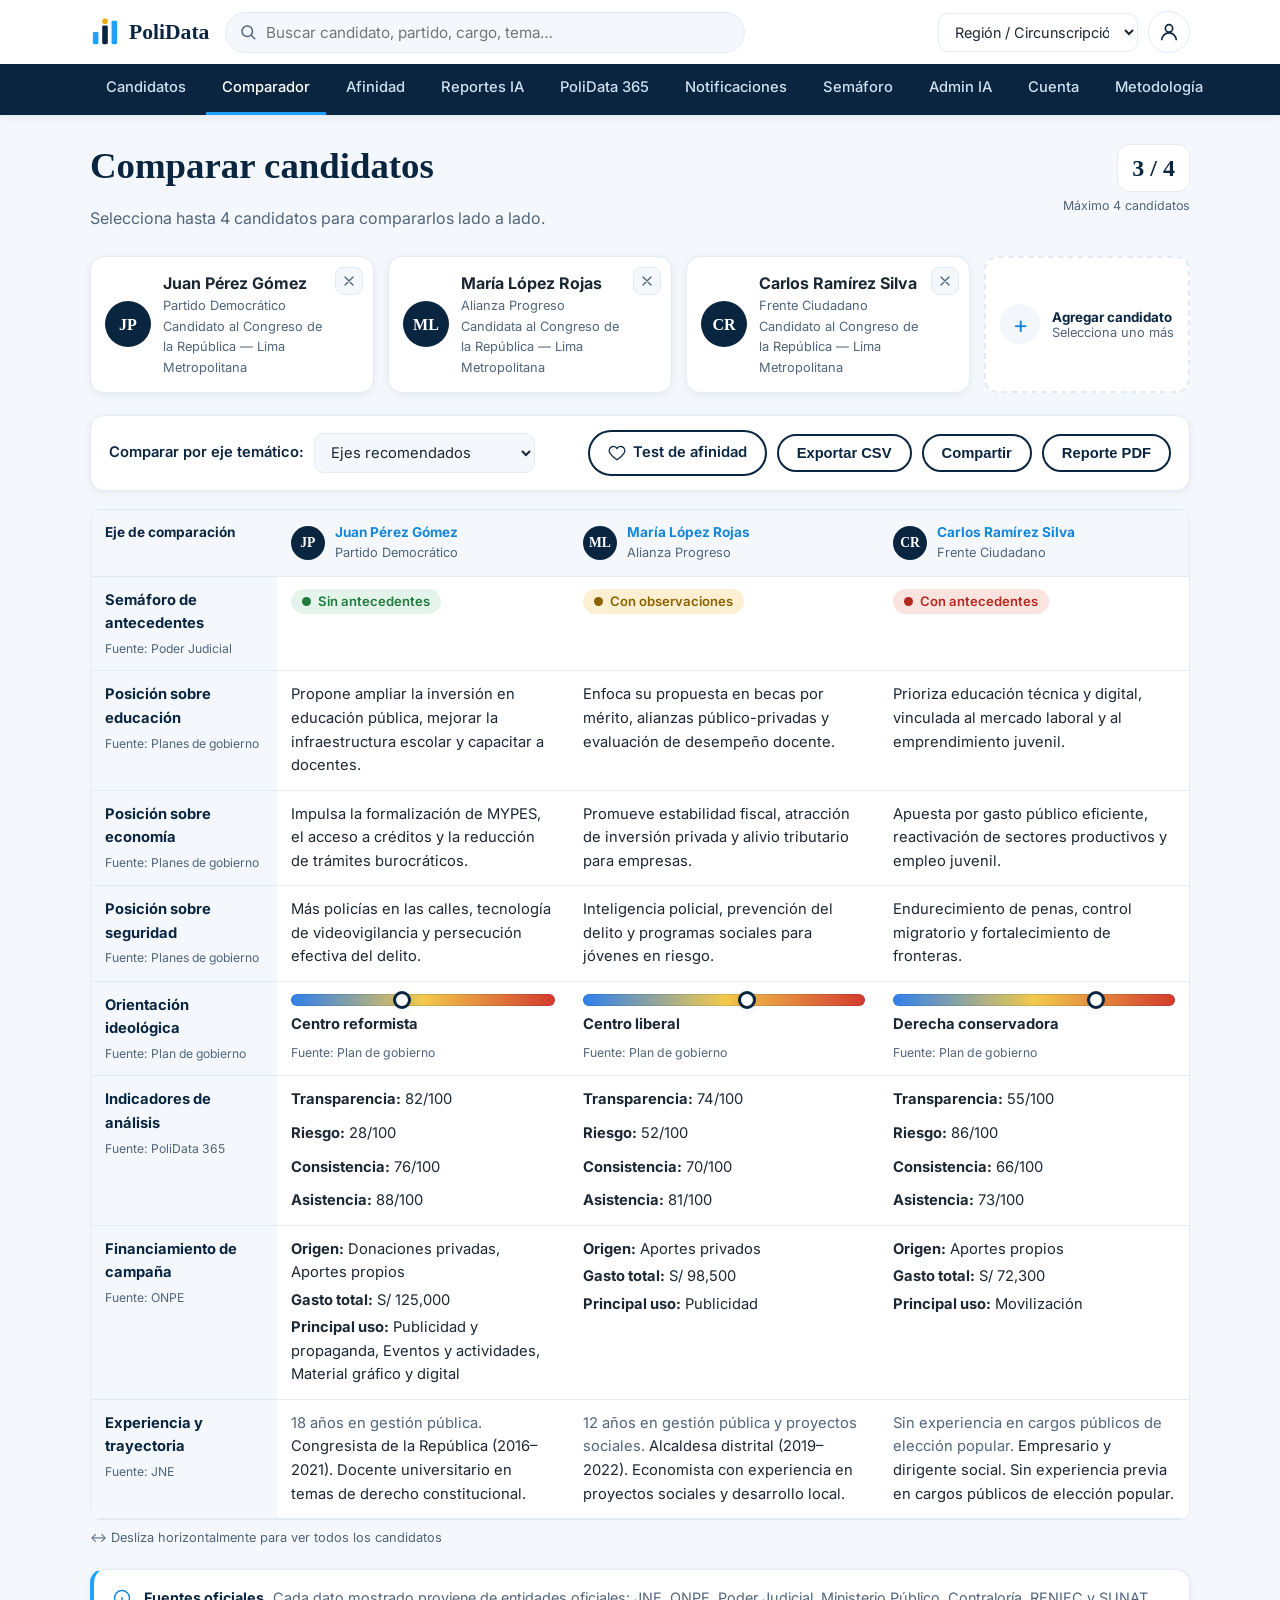
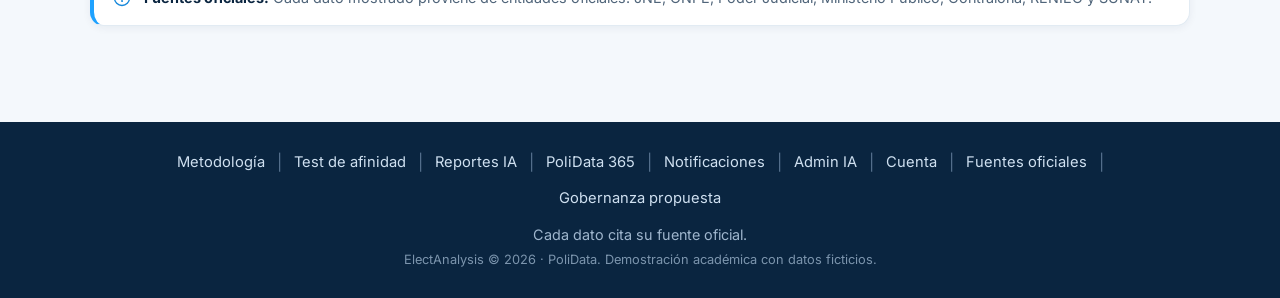
<file: comparar.html>
<!DOCTYPE html>
<html lang="es">
<head>
  <meta charset="UTF-8" />
  <meta name="viewport" content="width=device-width, initial-scale=1.0" />
  <meta name="description" content="Compara hasta cuatro candidatos lado a lado en PoliData: antecedentes, propuestas, financiamiento y trayectoria, eje por eje." />
  <meta name="theme-color" content="#0A2540" />
  <title>Comparar candidatos · PoliData</title>
  <link rel="preconnect" href="https://fonts.googleapis.com" />
  <link rel="preconnect" href="https://fonts.gstatic.com" crossorigin />
  <link href="https://fonts.googleapis.com/css2?family=Inter:wght@400;500;600;700&display=swap" rel="stylesheet" />
  <link rel="stylesheet" href="css/styles.css" />
</head>
<body class="app">
  <a class="skip-link" href="#main">Saltar al contenido principal</a>

  <div id="appHeader"></div>

  <main id="main" class="app-main">
    <div class="container" id="compararRoot">
      <header class="page-head page-head-row">
        <div>
          <h1>Comparar candidatos</h1>
          <p>Selecciona hasta 4 candidatos para compararlos lado a lado.</p>
        </div>
        <div class="compare-counter-wrap">
          <span class="compare-counter" id="compareCounter" aria-label="Candidatos seleccionados">0 / 4</span>
          <span class="compare-counter-cap">Máximo 4 candidatos</span>
        </div>
      </header>

      <p class="visually-hidden" id="compareLive" role="status" aria-live="polite"></p>

      <!-- Tarjetas de seleccionados + agregar -->
      <section class="selected-section" aria-label="Candidatos seleccionados">
        <div class="selected-wrap" id="selectedWrap"></div>
        <button type="button" class="add-card" id="addCandidateBtn" aria-haspopup="dialog">
          <span class="add-card-plus" aria-hidden="true">+</span>
          <span class="add-card-text">
            <span class="add-card-label">Agregar candidato</span>
            <span class="add-card-sub">Selecciona uno más</span>
          </span>
        </button>
      </section>

      <!-- Controles: eje temático + test de afinidad -->
      <div class="compare-controls">
        <label class="eje-control" for="ejeSelect">
          <span>Comparar por eje temático:</span>
          <select id="ejeSelect"></select>
        </label>
        <div class="compare-actions">
          <a class="btn btn-secondary btn-sm" href="afinidad.html">
            <svg viewBox="0 0 24 24" width="18" height="18" aria-hidden="true" fill="none" stroke="currentColor" stroke-width="1.8"><path d="M12 21s-7-4.5-9.5-9A5 5 0 0 1 12 6a5 5 0 0 1 9.5 6c-2.5 4.5-9.5 9-9.5 9Z"></path></svg>
            Test de afinidad
          </a>
          <button type="button" class="btn btn-secondary btn-sm" id="exportCompare">Exportar CSV</button>
          <button type="button" class="btn btn-secondary btn-sm" id="shareCompare">Compartir</button>
          <button type="button" class="btn btn-secondary btn-sm" id="printCompare">Reporte PDF</button>
        </div>
      </div>

      <!-- Tabla comparativa (dinámica) -->
      <section aria-label="Tabla comparativa">
        <div id="compareTableWrap"></div>
      </section>

      <!-- Fuentes -->
      <aside class="compare-sources" aria-label="Fuentes oficiales">
        <svg viewBox="0 0 24 24" width="20" height="20" aria-hidden="true" fill="none" stroke="currentColor" stroke-width="1.7"><circle cx="12" cy="12" r="9"></circle><path d="M12 8h.01M11 12h1v4h1"></path></svg>
        <p><strong>Fuentes oficiales.</strong> Cada dato mostrado proviene de entidades oficiales: JNE, ONPE, Poder Judicial, Ministerio Público, Contraloría, RENIEC y SUNAT.</p>
      </aside>
    </div>
  </main>

  <div id="appFooter"></div>

  <!-- Modal "Agregar candidato" -->
  <div class="modal" id="addModal" role="dialog" aria-modal="true" aria-labelledby="modalTitle" hidden>
    <div class="modal-backdrop" id="modalBackdrop"></div>
    <div class="modal-panel" role="document">
      <div class="modal-head">
        <h2 id="modalTitle">Agregar candidato</h2>
        <button type="button" class="modal-close" id="modalClose" aria-label="Cerrar ventana">
          <svg viewBox="0 0 24 24" width="20" height="20" aria-hidden="true" fill="none" stroke="currentColor" stroke-width="2" stroke-linecap="round"><path d="M6 6l12 12M18 6 6 18"></path></svg>
        </button>
      </div>
      <ul class="modal-list" id="modalList"></ul>
    </div>
  </div>

  <script src="js/data.js"></script>
  <script src="js/common.js"></script>
  <script src="js/comparar.js"></script>
</body>
</html>
</file>
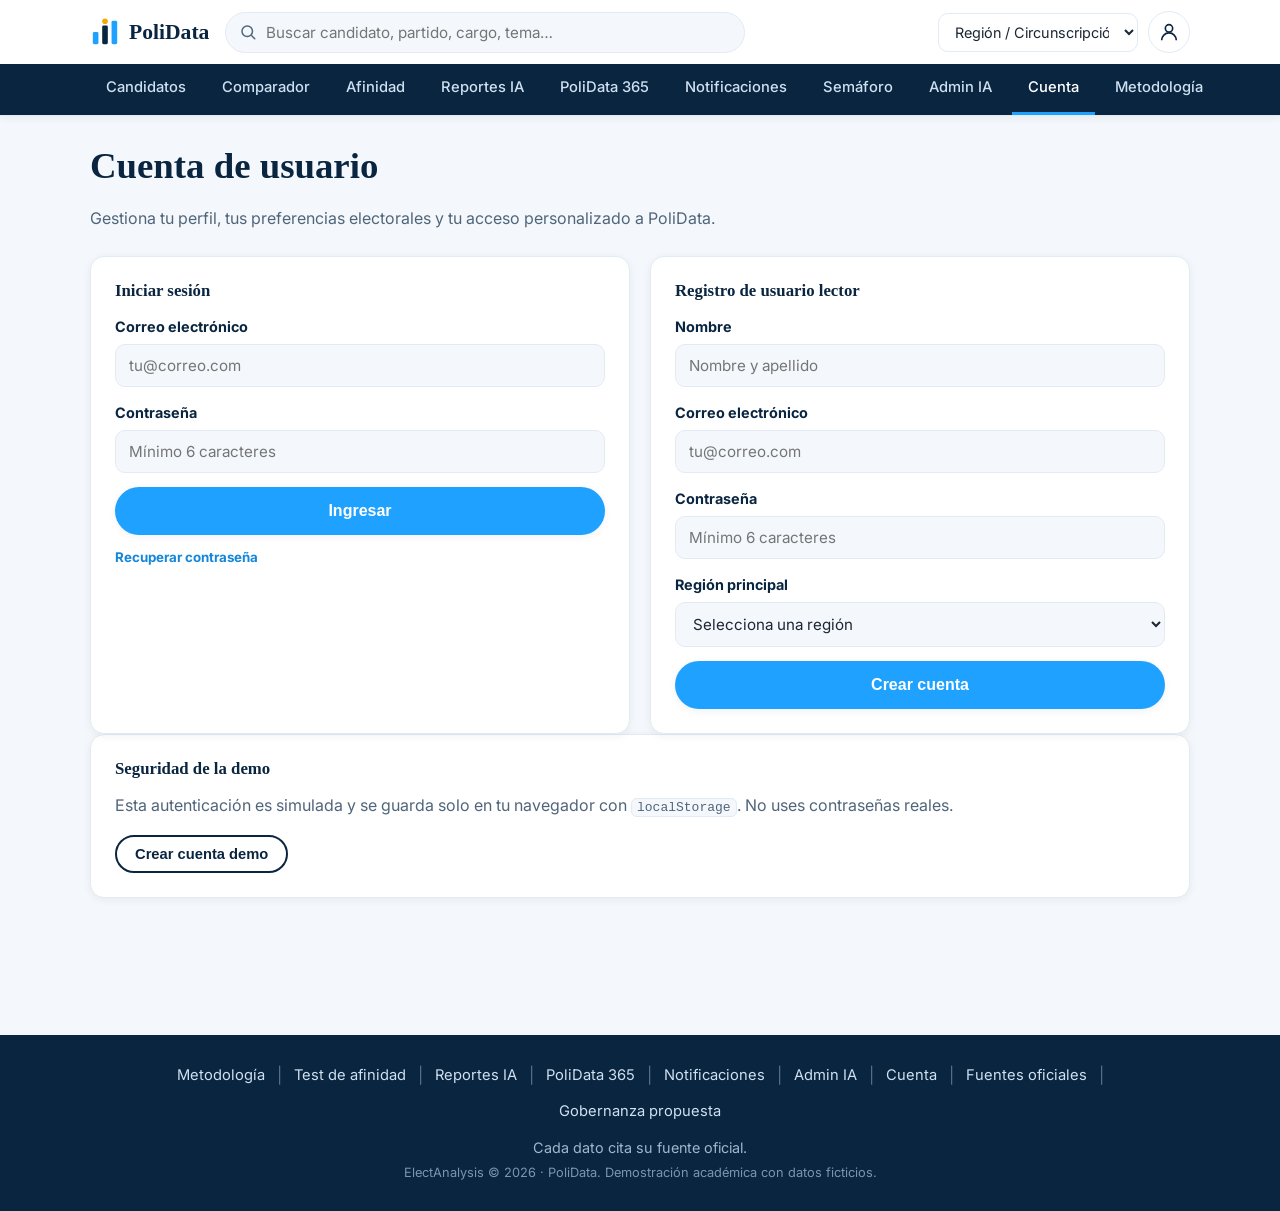
<file: cuenta.html>
<!DOCTYPE html>
<html lang="es">
<head>
  <meta charset="UTF-8" />
  <meta name="viewport" content="width=device-width, initial-scale=1.0" />
  <meta name="description" content="Cuenta de usuario de PoliData: registro, inicio de sesión, perfil, preferencias electorales y seguridad simulada." />
  <meta name="theme-color" content="#0A2540" />
  <title>Cuenta · PoliData</title>
  <link rel="preconnect" href="https://fonts.googleapis.com" />
  <link rel="preconnect" href="https://fonts.gstatic.com" crossorigin />
  <link href="https://fonts.googleapis.com/css2?family=Inter:wght@400;500;600;700&display=swap" rel="stylesheet" />
  <link rel="stylesheet" href="css/styles.css" />
</head>
<body class="app">
  <a class="skip-link" href="#main">Saltar al contenido principal</a>

  <div id="appHeader"></div>

  <main id="main" class="app-main">
    <div class="container">
      <header class="page-head">
        <h1>Cuenta de usuario</h1>
        <p>Gestiona tu perfil, tus preferencias electorales y tu acceso personalizado a PoliData.</p>
      </header>

      <div id="cuentaRoot"></div>
    </div>
  </main>

  <div id="appFooter"></div>

  <script src="js/data.js"></script>
  <script src="js/common.js"></script>
  <script src="js/cuenta.js"></script>
</body>
</html>
</file>
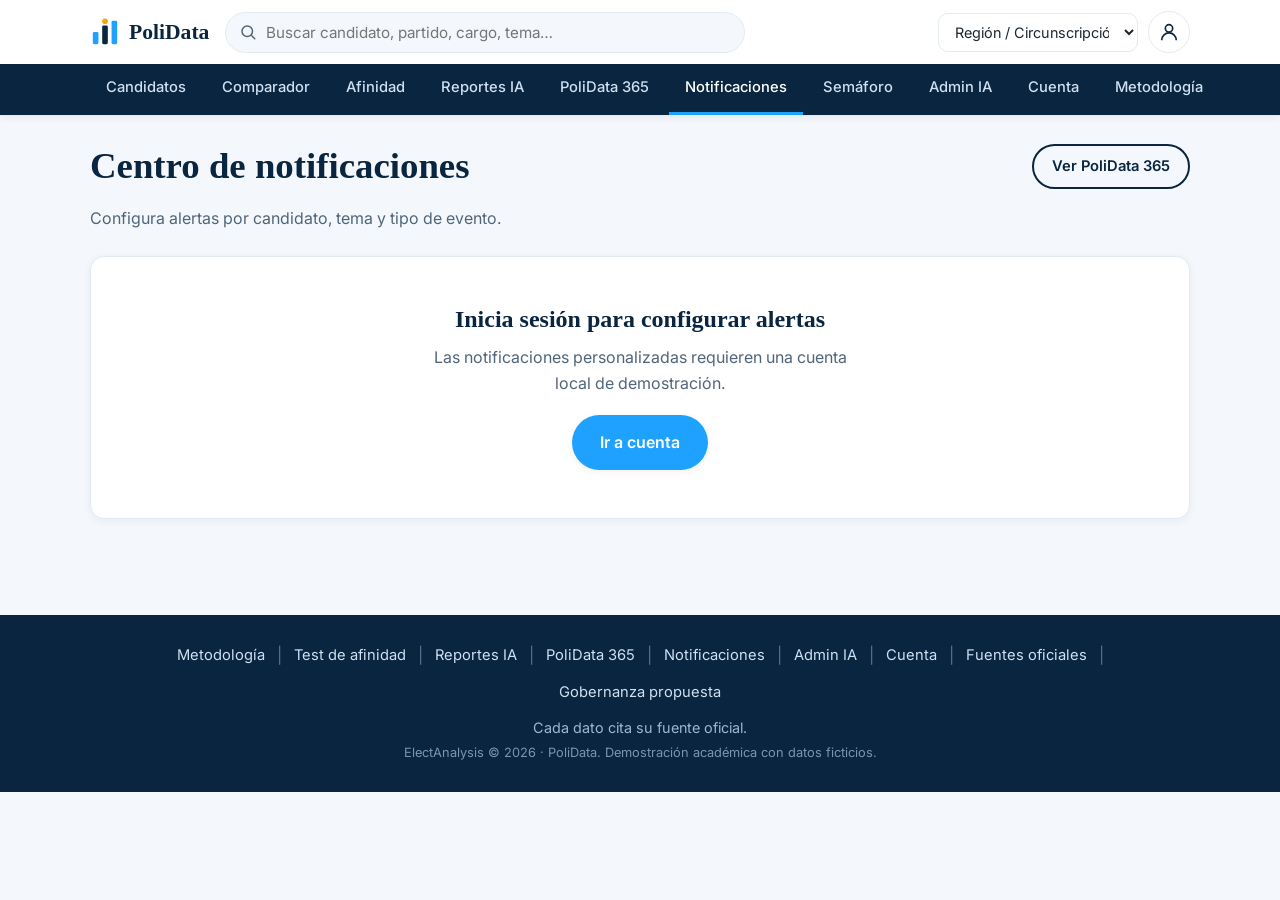
<file: notificaciones.html>
<!DOCTYPE html>
<html lang="es">
<head>
  <meta charset="UTF-8" />
  <meta name="viewport" content="width=device-width, initial-scale=1.0" />
  <meta name="description" content="Centro de notificaciones de PoliData: configura alertas, revisa historial y simula novedades de candidatos seguidos." />
  <meta name="theme-color" content="#0A2540" />
  <title>Notificaciones · PoliData</title>
  <link rel="preconnect" href="https://fonts.googleapis.com" />
  <link rel="preconnect" href="https://fonts.gstatic.com" crossorigin />
  <link href="https://fonts.googleapis.com/css2?family=Inter:wght@400;500;600;700&display=swap" rel="stylesheet" />
  <link rel="stylesheet" href="css/styles.css" />
</head>
<body class="app">
  <a class="skip-link" href="#main">Saltar al contenido principal</a>

  <div id="appHeader"></div>

  <main id="main" class="app-main">
    <div class="container">
      <header class="page-head page-head-row">
        <div>
          <h1>Centro de notificaciones</h1>
          <p>Configura alertas por candidato, tema y tipo de evento.</p>
        </div>
        <a class="btn btn-secondary btn-sm" href="seguimiento.html">Ver PoliData 365</a>
      </header>

      <div id="notificacionesRoot"></div>
    </div>
  </main>

  <div id="appFooter"></div>

  <script src="js/data.js"></script>
  <script src="js/common.js"></script>
  <script src="js/notificaciones.js"></script>
</body>
</html>
</file>
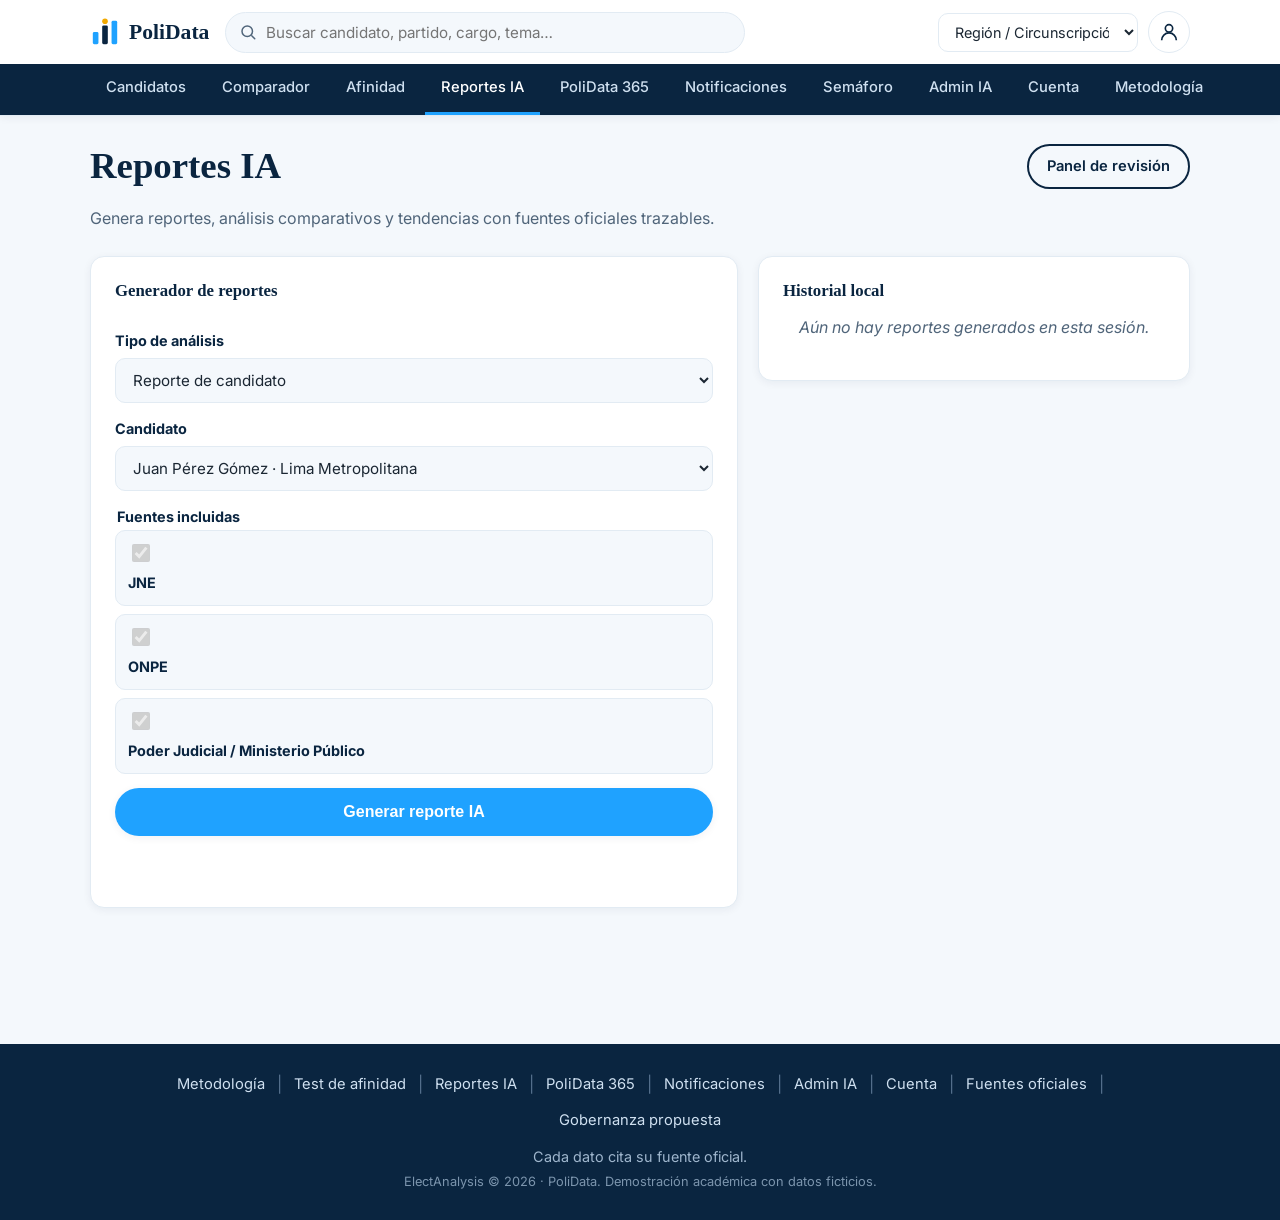
<file: reportes.html>
<!DOCTYPE html>
<html lang="es">
<head>
  <meta charset="UTF-8" />
  <meta name="viewport" content="width=device-width, initial-scale=1.0" />
  <meta name="description" content="Reportes electorales generados con IA en PoliData, con trazabilidad de fuentes y opción de reportar imprecisiones." />
  <meta name="theme-color" content="#0A2540" />
  <title>Reportes IA · PoliData</title>
  <link rel="preconnect" href="https://fonts.googleapis.com" />
  <link rel="preconnect" href="https://fonts.gstatic.com" crossorigin />
  <link href="https://fonts.googleapis.com/css2?family=Inter:wght@400;500;600;700&display=swap" rel="stylesheet" />
  <link rel="stylesheet" href="css/styles.css" />
</head>
<body class="app">
  <a class="skip-link" href="#main">Saltar al contenido principal</a>

  <div id="appHeader"></div>

  <main id="main" class="app-main">
    <div class="container">
      <header class="page-head page-head-row">
        <div>
          <h1>Reportes IA</h1>
          <p>Genera reportes, análisis comparativos y tendencias con fuentes oficiales trazables.</p>
        </div>
        <a class="btn btn-secondary btn-sm" href="admin.html">Panel de revisión</a>
      </header>

      <div id="reportesRoot"></div>
    </div>
  </main>

  <div id="appFooter"></div>

  <script src="js/data.js"></script>
  <script src="js/common.js"></script>
  <script src="js/reportes.js"></script>
</body>
</html>
</file>
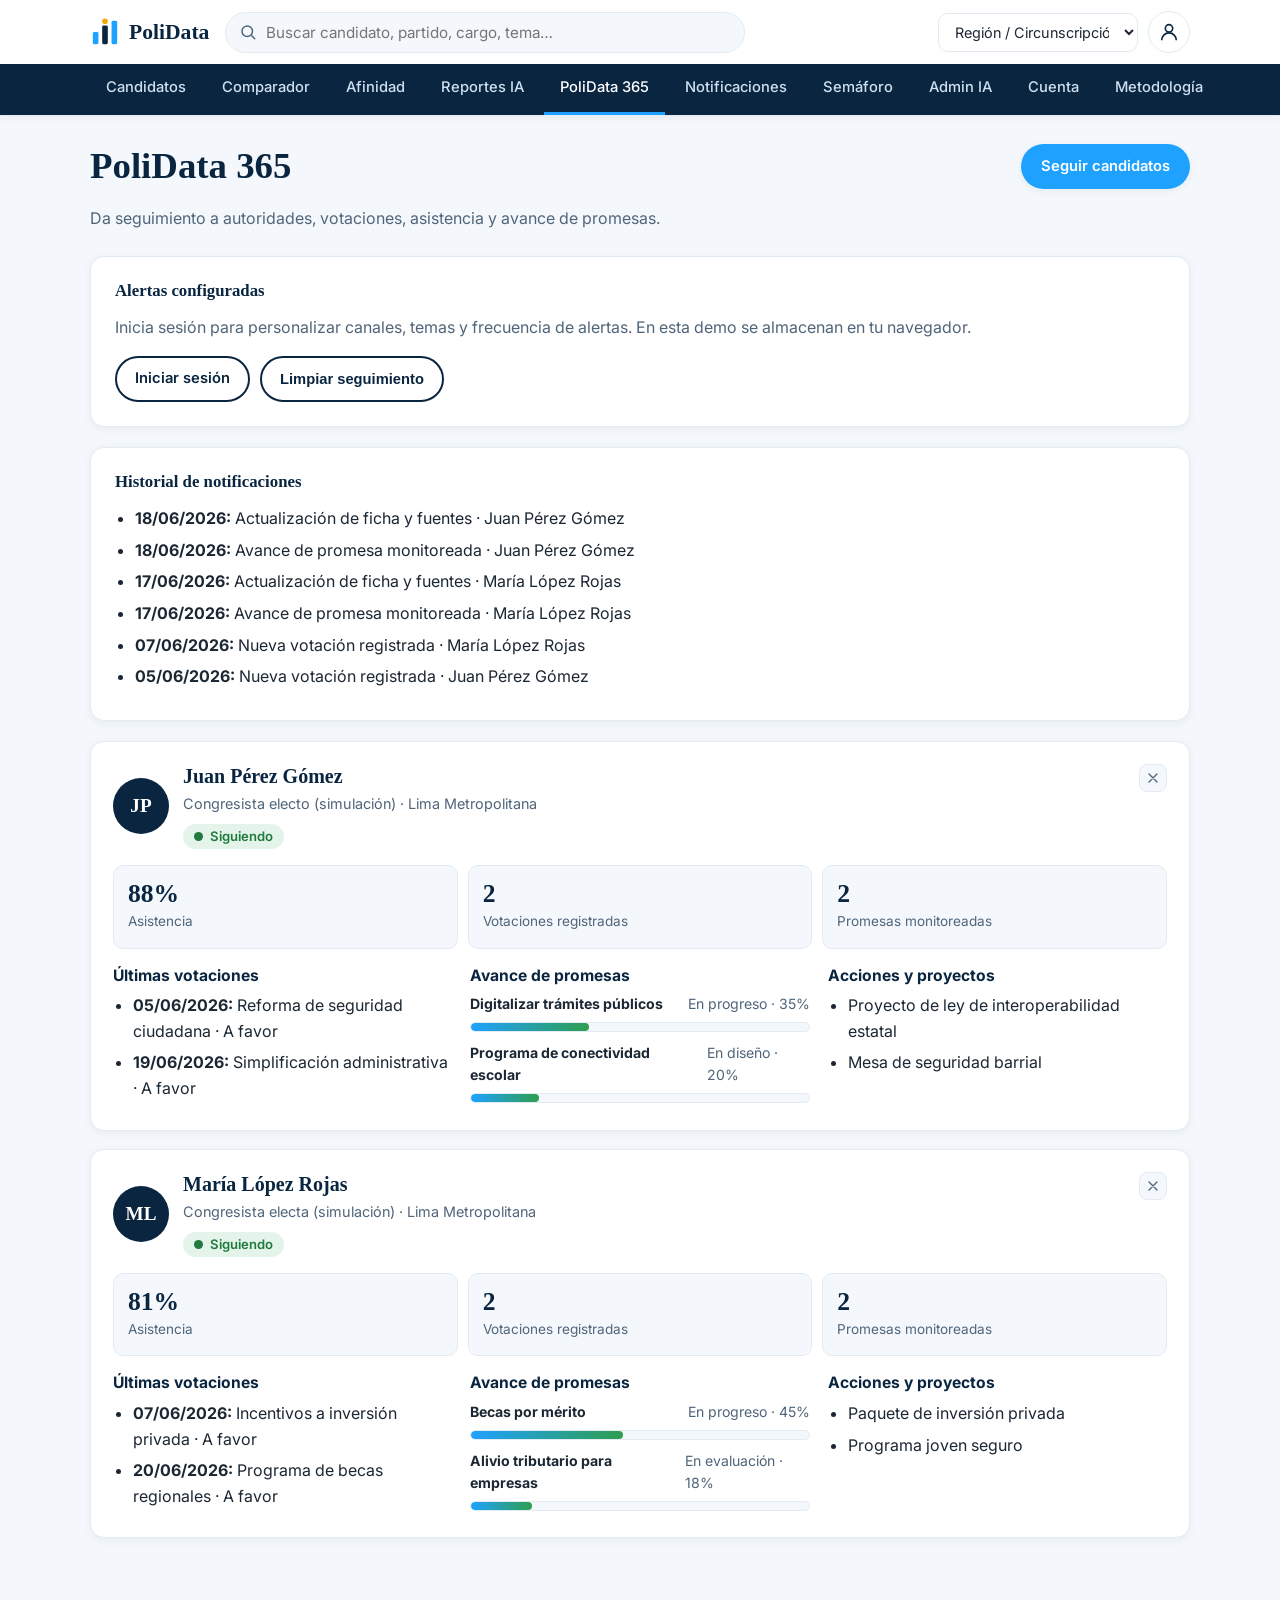
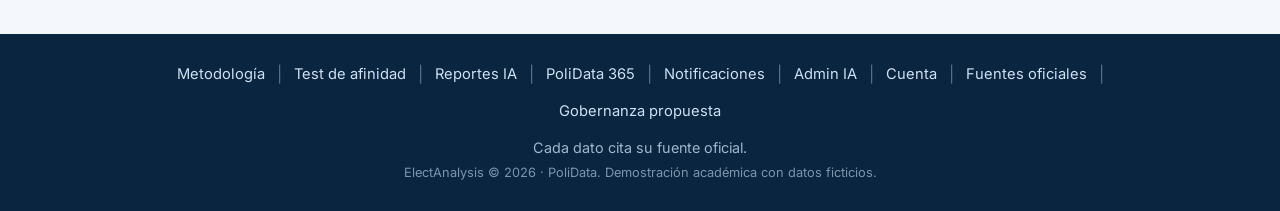
<file: seguimiento.html>
<!DOCTYPE html>
<html lang="es">
<head>
  <meta charset="UTF-8" />
  <meta name="viewport" content="width=device-width, initial-scale=1.0" />
  <meta name="description" content="PoliData 365: seguimiento ciudadano de autoridades, asistencia, votaciones, promesas de campaña y notificaciones." />
  <meta name="theme-color" content="#0A2540" />
  <title>PoliData 365 · Seguimiento ciudadano</title>
  <link rel="preconnect" href="https://fonts.googleapis.com" />
  <link rel="preconnect" href="https://fonts.gstatic.com" crossorigin />
  <link href="https://fonts.googleapis.com/css2?family=Inter:wght@400;500;600;700&display=swap" rel="stylesheet" />
  <link rel="stylesheet" href="css/styles.css" />
</head>
<body class="app">
  <a class="skip-link" href="#main">Saltar al contenido principal</a>

  <div id="appHeader"></div>

  <main id="main" class="app-main">
    <div class="container">
      <header class="page-head page-head-row">
        <div>
          <h1>PoliData 365</h1>
          <p>Da seguimiento a autoridades, votaciones, asistencia y avance de promesas.</p>
        </div>
        <a class="btn btn-primary btn-sm" href="candidatos.html">Seguir candidatos</a>
      </header>

      <div id="seguimientoRoot"></div>
    </div>
  </main>

  <div id="appFooter"></div>

  <script src="js/data.js"></script>
  <script src="js/common.js"></script>
  <script src="js/seguimiento.js"></script>
</body>
</html>
</file>
<file: css/styles.css>
/* =============================================================
   PoliData — Hoja de estilos
   Civic-tech, limpia e institucional. Mobile-first.
   ============================================================= */

/* ---------- 1. Variables de diseño ---------- */
:root {
  /* Paleta */
  --navy: #0A2540;        /* primario */
  --navy-2: #0d2e4f;      /* navy ligeramente más claro */
  --cyan: #1FA2FF;        /* acento */
  --cyan-dark: #1487da;
  --bg-light: #F4F8FC;    /* fondo claro */
  --white: #ffffff;
  --text: #1B2733;        /* texto principal */
  --text-soft: #50657a;   /* texto secundario */
  --border: #e2ebf3;

  /* Semáforo (colores reales) */
  --green: #2e9e4f;
  --amber: #F2A900;
  --red: #d33a2c;

  /* Tipografía */
  --font-serif: Georgia, "Times New Roman", serif;       /* titulares */
  --font-sans: "Inter", system-ui, "Calibri", "Segoe UI", Arial, sans-serif; /* cuerpo */

  /* Layout */
  --maxw: 1140px;
  --radius: 14px;
  --radius-sm: 10px;
  --shadow-sm: 0 2px 8px rgba(10, 37, 64, 0.06);
  --shadow: 0 8px 28px rgba(10, 37, 64, 0.10);
  --header-h: 68px;
  --transition: 0.25s ease;
}

/* ---------- 2. Reset básico ---------- */
*,
*::before,
*::after { box-sizing: border-box; }

/* El atributo [hidden] siempre oculta, aunque una clase defina display */
[hidden] { display: none !important; }

html {
  scroll-behavior: smooth;
  scroll-padding-top: calc(var(--header-h) + 12px); /* compensa header sticky en saltos ancla */
}

body {
  margin: 0;
  font-family: var(--font-sans);
  color: var(--text);
  background: var(--white);
  line-height: 1.6;
  -webkit-font-smoothing: antialiased;
}

h1, h2, h3, h4 { font-family: var(--font-serif); line-height: 1.2; color: var(--navy); margin: 0 0 .5em; }
p { margin: 0 0 1em; }
a { color: var(--cyan-dark); text-decoration: none; }
a:hover { text-decoration: underline; }
img, svg { max-width: 100%; }
ul { margin: 0; padding: 0; list-style: none; }

/* Accesibilidad: ocultar visualmente pero accesible a lectores */
.visually-hidden {
  position: absolute; width: 1px; height: 1px; padding: 0; margin: -1px;
  overflow: hidden; clip: rect(0 0 0 0); white-space: nowrap; border: 0;
}

/* Enlace de salto */
.skip-link {
  position: absolute; left: -999px; top: 0; z-index: 1000;
  background: var(--navy); color: #fff; padding: 10px 16px; border-radius: 0 0 8px 0;
}
.skip-link:focus { left: 0; }

/* Foco visible para teclado */
:focus-visible { outline: 3px solid var(--cyan); outline-offset: 2px; border-radius: 4px; }

/* ---------- 3. Utilidades de layout ---------- */
.container { width: 100%; max-width: var(--maxw); margin: 0 auto; padding: 0 20px; }

.section { padding: 64px 0; }
.section-light { background: var(--bg-light); }

.section-head { max-width: 720px; margin: 0 auto 40px; text-align: center; }
.section-kicker {
  display: inline-block; font-size: .8rem; font-weight: 700; letter-spacing: .08em;
  text-transform: uppercase; color: var(--cyan-dark); margin-bottom: 10px;
}
.section-title { font-size: clamp(1.6rem, 4vw, 2.4rem); }
.section-lead { color: var(--text-soft); font-size: 1.05rem; }

/* ---------- 4. Botones ---------- */
.btn {
  display: inline-block; padding: 13px 26px; border-radius: 999px;
  font-weight: 600; font-size: 1rem; cursor: pointer; border: 2px solid transparent;
  transition: transform var(--transition), background var(--transition), box-shadow var(--transition);
  text-align: center;
}
.btn:hover { text-decoration: none; transform: translateY(-2px); }
.btn-primary { background: var(--cyan); color: #fff; box-shadow: var(--shadow-sm); }
.btn-primary:hover { background: var(--cyan-dark); }
.btn-secondary { background: transparent; color: var(--navy); border-color: var(--navy); }
.btn-secondary:hover { background: var(--navy); color: #fff; }

/* ---------- 5. Header / navegación ---------- */
.site-header {
  position: sticky; top: 0; z-index: 100;
  background: rgba(255, 255, 255, 0.92);
  backdrop-filter: blur(8px);
  border-bottom: 1px solid var(--border);
  transition: background var(--transition), box-shadow var(--transition);
}
/* Estado al hacer scroll (toggle por JS) */
.site-header.scrolled {
  background: var(--navy);
  box-shadow: var(--shadow);
  border-bottom-color: transparent;
}
.header-inner { display: flex; align-items: center; justify-content: space-between; height: var(--header-h); }

.logo { display: inline-flex; align-items: center; gap: 9px; font-weight: 700; color: var(--navy); }
.logo:hover { text-decoration: none; }
.logo-center { fill: currentColor; }
.logo-text { font-family: var(--font-serif); font-size: 1.35rem; color: var(--navy); }
.site-header.scrolled .logo { color: #fff; }
.site-header.scrolled .logo-text { color: #fff; }

.primary-nav ul { display: flex; align-items: center; gap: 6px; }
.primary-nav a {
  display: inline-block; padding: 8px 12px; border-radius: 8px;
  color: var(--text); font-size: .94rem; font-weight: 500;
}
.primary-nav a:hover { background: var(--bg-light); text-decoration: none; }
.site-header.scrolled .primary-nav a { color: #dbe7f2; }
.site-header.scrolled .primary-nav a:hover { background: rgba(255,255,255,.12); }

.nav-cta { background: var(--cyan); color: #fff !important; }
.nav-cta:hover { background: var(--cyan-dark) !important; }

/* Botón hamburguesa */
.nav-toggle {
  display: none; flex-direction: column; gap: 5px; background: none; border: 0;
  cursor: pointer; padding: 8px;
}
.nav-toggle-bar { width: 24px; height: 2.5px; background: var(--navy); border-radius: 2px; transition: var(--transition); }
.site-header.scrolled .nav-toggle-bar { background: #fff; }

/* ---------- 6. Hero ---------- */
.hero {
  position: relative;
  overflow: hidden;
  background:
    radial-gradient(720px 340px at 16% 22%, rgba(31,162,255,.24), transparent 64%),
    radial-gradient(560px 320px at 76% 12%, rgba(46,158,79,.18), transparent 58%),
    linear-gradient(145deg, #071d33 0%, var(--navy) 48%, #143c5f 100%);
  color: #eaf3fb;
  padding: clamp(36px, 6vh, 58px) 0 clamp(30px, 5vh, 46px);
}
.hero::after {
  content: "";
  position: absolute;
  inset: auto 0 0;
  height: 90px;
  background: linear-gradient(to bottom, transparent, rgba(244,248,252,.92));
  pointer-events: none;
  z-index: 0;
}
.hero-inner {
  position: relative;
  z-index: 1;
  display: grid;
  grid-template-columns: minmax(0, 1fr);
  gap: 28px;
  align-items: center;
}
.hero-content { position: relative; z-index: 1; max-width: 660px; }
.hero-eyebrow {
  display: inline-block; font-size: .82rem; font-weight: 600; letter-spacing: .06em;
  text-transform: uppercase; color: #9fd2ff;
  border: 1px solid rgba(159,210,255,.4); padding: 6px 14px; border-radius: 999px; margin-bottom: 22px;
}
.hero-title { color: #fff; font-size: clamp(2rem, 5vw, 3.1rem); margin-bottom: .32em; }
.hero-title .accent { color: var(--cyan); }
.hero-subtitle { font-size: clamp(.98rem, 1.7vw, 1.08rem); color: #c4d8ec; max-width: 640px; }
.hero-ctas { display: flex; flex-wrap: wrap; gap: 14px; margin: 22px 0 14px; }
.hero-note { font-size: .9rem; color: #8fb0cf; margin: 0; }
.hero-proof {
  display: grid;
  grid-template-columns: repeat(3, minmax(0, 1fr));
  gap: 10px;
  max-width: 560px;
  margin: 16px 0 12px;
}
.hero-proof li {
  min-width: 0;
  border: 1px solid rgba(255,255,255,.16);
  background: rgba(255,255,255,.08);
  border-radius: 12px;
  padding: 10px 12px;
}
.hero-proof strong { display: block; color: #fff; font-size: 1.18rem; line-height: 1; }
.hero-proof span { display: block; color: #bad0e5; font-size: .78rem; margin-top: 5px; }
.hero-visual { position: relative; min-width: 0; }
.hero-image-wrap {
  position: relative;
  border: 1px solid rgba(255,255,255,.2);
  border-radius: 18px;
  overflow: hidden;
  box-shadow: 0 24px 70px rgba(0,0,0,.3);
  background: rgba(255,255,255,.08);
}
.hero-image-wrap img {
  display: block;
  width: 100%;
  aspect-ratio: 16 / 9;
  object-fit: cover;
}
.hero-floating-card {
  position: absolute;
  display: inline-flex;
  align-items: center;
  gap: 9px;
  max-width: 240px;
  padding: 11px 14px;
  border: 1px solid rgba(255,255,255,.28);
  border-radius: 12px;
  background: rgba(255,255,255,.92);
  color: var(--navy);
  box-shadow: var(--shadow);
  font-size: .86rem;
  font-weight: 700;
}
.hero-floating-card--top { top: 18px; left: -16px; }
.hero-floating-card--bottom { right: -12px; bottom: 20px; }
.hero-floating-card .status-dot { width: 10px; height: 10px; border-radius: 50%; flex-shrink: 0; }
.hero-floating-card .status-dot.tag-green { background: var(--green); }
.hero-floating-card .status-dot.tag-amber { background: var(--amber); }

/* ---------- 7. El problema (estadísticas) ---------- */
.stats-grid { display: grid; grid-template-columns: 1fr; gap: 22px; }
.stat-card {
  background: var(--white); border: 1px solid var(--border); border-radius: var(--radius);
  padding: 28px; box-shadow: var(--shadow-sm); border-top: 4px solid var(--cyan);
}
.stat-card:nth-child(2) { border-top-color: var(--green); }
.stat-card:nth-child(3) { border-top-color: var(--amber); }
.stat-card:nth-child(4) { border-top-color: var(--red); }
.stat-number {
  font-family: var(--font-serif); font-size: clamp(2.4rem, 7vw, 3.2rem);
  font-weight: 700; color: var(--navy); line-height: 1;
}
.stat-unit { color: var(--cyan); }
.stat-desc { color: var(--text); margin: 12px 0 14px; }
.stat-source { display: block; font-size: .8rem; color: var(--text-soft); font-style: normal; }

/* ---------- 8. Features ---------- */
.features-grid { display: grid; grid-template-columns: 1fr; gap: 20px; }
.feature-card {
  background: var(--white); border: 1px solid var(--border); border-radius: var(--radius);
  padding: 26px; box-shadow: var(--shadow-sm); transition: transform var(--transition), box-shadow var(--transition);
}
.feature-card:hover { transform: translateY(-4px); box-shadow: var(--shadow); }
.feature-card h3 { font-size: 1.15rem; }
.feature-card p { color: var(--text-soft); margin: 0; font-size: .96rem; }
.feature-card:nth-child(4n+2) .feature-icon { background: linear-gradient(135deg, rgba(46,158,79,.16), rgba(46,158,79,.06)); color: var(--green); }
.feature-card:nth-child(4n+3) .feature-icon { background: linear-gradient(135deg, rgba(242,169,0,.2), rgba(242,169,0,.07)); color: #a87400; }
.feature-card:nth-child(4n+4) .feature-icon { background: linear-gradient(135deg, rgba(211,58,44,.14), rgba(211,58,44,.05)); color: var(--red); }

/* Íconos */
.feature-icon {
  width: 50px; height: 50px; border-radius: 12px; margin-bottom: 16px;
  display: grid; place-items: center;
  background: linear-gradient(135deg, rgba(31,162,255,.16), rgba(31,162,255,.06));
  color: var(--cyan-dark);
}
.feature-icon svg { width: 26px; height: 26px; fill: none; stroke: currentColor; stroke-width: 1.9; stroke-linecap: round; stroke-linejoin: round; }

/* ---------- 9. Cómo funciona ---------- */
.steps { display: grid; grid-template-columns: 1fr; gap: 24px; counter-reset: step; }
.step {
  background: var(--white); border: 1px solid var(--border); border-radius: var(--radius);
  padding: 28px; text-align: center; box-shadow: var(--shadow-sm); position: relative;
}
.step-num {
  display: inline-grid; place-items: center; width: 48px; height: 48px; margin-bottom: 14px;
  border-radius: 50%; background: var(--navy); color: #fff; font-family: var(--font-serif);
  font-size: 1.4rem; font-weight: 700;
}
.step h3 { font-size: 1.2rem; }
.step p { color: var(--text-soft); margin: 0; }

/* ---------- 10. Comparador (demo) ---------- */
.comparador-wrap {
  background: var(--white); border: 1px solid var(--border); border-radius: var(--radius);
  padding: 28px; box-shadow: var(--shadow-sm);
}
.comparador-controls {
  display: flex; flex-wrap: wrap; align-items: end; justify-content: center; gap: 18px; margin-bottom: 28px;
}
.select-field { display: flex; flex-direction: column; gap: 6px; min-width: 240px; flex: 1; }
.select-field label { font-weight: 600; font-size: .9rem; color: var(--navy); }
.select-field select {
  padding: 12px 14px; border: 2px solid var(--border); border-radius: var(--radius-sm);
  font-size: 1rem; font-family: inherit; background: var(--bg-light); color: var(--text); cursor: pointer;
}
.select-field select:focus { border-color: var(--cyan); outline: none; }
.vs { font-family: var(--font-serif); font-weight: 700; color: var(--cyan-dark); padding-bottom: 12px; }

.comparador-result { display: grid; grid-template-columns: 1fr; gap: 20px; }
.cand-card {
  border: 1px solid var(--border); border-radius: var(--radius); overflow: hidden; background: var(--bg-light);
}
.cand-header { padding: 20px; background: var(--navy); color: #fff; display: flex; align-items: center; gap: 14px; }
.cand-avatar {
  width: 52px; height: 52px; border-radius: 50%; background: var(--cyan); color: #fff;
  display: grid; place-items: center; font-family: var(--font-serif); font-size: 1.3rem; font-weight: 700; flex-shrink: 0;
}
.cand-header h4 { color: #fff; margin: 0; font-size: 1.15rem; }
.cand-party { font-size: .85rem; color: #b9d4ec; }
.cand-body { padding: 18px 20px; }
.cand-row { display: flex; justify-content: space-between; gap: 12px; padding: 9px 0; border-bottom: 1px dashed var(--border); font-size: .94rem; }
.cand-row:last-child { border-bottom: 0; }
.cand-row .k { color: var(--text-soft); }
.cand-row .v { font-weight: 600; text-align: right; }

/* Etiqueta de semáforo dentro de tarjeta */
.tag { display: inline-flex; align-items: center; gap: 6px; padding: 3px 10px; border-radius: 999px; font-size: .8rem; font-weight: 700; color: #fff; }
.tag::before { content: ""; width: 8px; height: 8px; border-radius: 50%; background: #fff; }
.tag-green { background: var(--green); }
.tag-amber { background: var(--amber); color: #4a3500; }
.tag-amber::before { background: #4a3500; }
.tag-red { background: var(--red); }

/* ---------- 11. Metodología del semáforo ---------- */
.semaforo-layout { display: grid; grid-template-columns: 1fr; gap: 28px; align-items: center; max-width: 860px; margin: 0 auto; }
.semaforo {
  display: flex; flex-direction: row; justify-content: center; gap: 16px;
  background: var(--navy); padding: 22px; border-radius: var(--radius); box-shadow: var(--shadow);
}
.semaforo-light {
  flex: 1; max-width: 130px; background: rgba(255,255,255,.06); border: 2px solid transparent;
  border-radius: var(--radius-sm); padding: 16px 10px; cursor: pointer; color: #fff;
  display: flex; flex-direction: column; align-items: center; gap: 10px; transition: var(--transition);
}
.semaforo-light .dot { width: 44px; height: 44px; border-radius: 50%; opacity: .45; transition: var(--transition); }
.semaforo-light .light-label { font-weight: 600; font-size: .9rem; }
.light-green .dot { background: var(--green); }
.light-amber .dot { background: var(--amber); }
.light-red .dot { background: var(--red); }
/* Estado activo / hover: la luz "se enciende" */
.semaforo-light:hover .dot,
.semaforo-light.active .dot { opacity: 1; transform: scale(1.08); }
.semaforo-light.active { border-color: var(--cyan); background: rgba(31,162,255,.16); }
.light-green.active .dot { box-shadow: 0 0 22px var(--green); }
.light-amber.active .dot { box-shadow: 0 0 22px var(--amber); }
.light-red.active .dot { box-shadow: 0 0 22px var(--red); }

.semaforo-detail {
  background: var(--white); border: 1px solid var(--border); border-left: 5px solid var(--cyan);
  border-radius: var(--radius); padding: 24px; box-shadow: var(--shadow-sm); min-height: 130px;
}
.semaforo-detail h3 { font-size: 1.25rem; margin-bottom: .4em; }
.semaforo-detail p { margin: 0; color: var(--text-soft); }
.semaforo-detail.is-green { border-left-color: var(--green); }
.semaforo-detail.is-amber { border-left-color: var(--amber); }
.semaforo-detail.is-red { border-left-color: var(--red); }

.metodologia-foot { text-align: center; max-width: 680px; margin: 32px auto 0; color: var(--text-soft); font-size: .95rem; }

/* ---------- 12. Test de afinidad ---------- */
.quiz {
  max-width: 720px; margin: 0 auto; background: var(--white); border: 1px solid var(--border);
  border-radius: var(--radius); padding: 28px; box-shadow: var(--shadow-sm);
}
.quiz-q { margin-bottom: 24px; }
.quiz-q legend, .quiz-q .q-text { font-weight: 600; color: var(--navy); margin-bottom: 12px; font-size: 1.02rem; border: 0; padding: 0; }
.quiz-options { display: grid; gap: 10px; }
.quiz-option {
  display: flex; align-items: center; gap: 11px; padding: 12px 14px; border: 2px solid var(--border);
  border-radius: var(--radius-sm); cursor: pointer; transition: var(--transition); background: var(--bg-light);
}
.quiz-option:hover { border-color: var(--cyan); }
.quiz-option input { accent-color: var(--cyan); width: 18px; height: 18px; flex-shrink: 0; }
.quiz-option span { font-size: .96rem; }
/* opción seleccionada */
.quiz-option:has(input:checked) { border-color: var(--cyan); background: rgba(31,162,255,.08); }

.quiz-actions { display: flex; gap: 14px; align-items: center; flex-wrap: wrap; }
.quiz-result {
  margin-top: 24px; padding: 22px; border-radius: var(--radius); border: 1px solid var(--border);
  background: linear-gradient(135deg, rgba(31,162,255,.10), rgba(31,162,255,.02)); border-left: 5px solid var(--cyan);
}
.quiz-result h3 { font-size: 1.3rem; margin-bottom: .3em; }
.quiz-result .match-name { color: var(--cyan-dark); }
.quiz-result p { margin: 0 0 .4em; color: var(--text-soft); }

/* ---------- 13. Consejo asesor ---------- */
.consejo-grid { display: grid; grid-template-columns: 1fr; gap: 20px; }
.consejo-card {
  background: var(--white); border: 1px solid var(--border); border-radius: var(--radius);
  padding: 26px; box-shadow: var(--shadow-sm); text-align: center;
}
.consejo-card .feature-icon { margin: 0 auto 16px; }
.consejo-card h3 { font-size: 1.2rem; }
.consejo-card p { color: var(--text-soft); margin: 0; }
.consejo-foot { text-align: center; max-width: 680px; margin: 30px auto 0; color: var(--text-soft); font-size: .95rem; }

/* ---------- 14. Para quién es ---------- */
.publico-grid { display: grid; grid-template-columns: 1fr; gap: 20px; }
.publico-card {
  background: var(--white); border: 1px solid var(--border); border-radius: var(--radius);
  padding: 28px; box-shadow: var(--shadow-sm); border-bottom: 4px solid var(--cyan);
}
.publico-card h3 { font-size: 1.25rem; }
.publico-card p { color: var(--text-soft); margin: 0; }

/* ---------- 15. Confianza / fuentes ---------- */
.sources-grid { display: flex; flex-wrap: wrap; justify-content: center; gap: 16px; }
.source-chip {
  display: flex; flex-direction: column; align-items: center; gap: 6px; text-align: center;
  background: var(--white); border: 1px solid var(--border); border-radius: var(--radius);
  padding: 20px 22px; box-shadow: var(--shadow-sm); min-width: 150px; flex: 1; max-width: 200px;
}
.source-abbr {
  font-family: var(--font-serif); font-weight: 700; font-size: 1.6rem; color: var(--navy);
  letter-spacing: .02em;
}
.source-name { font-size: .82rem; color: var(--text-soft); }

/* ---------- 16. CTA / lista de espera ---------- */
.waitlist { background: var(--bg-light); }
.waitlist-card {
  max-width: 720px; margin: 0 auto; text-align: center;
  background: linear-gradient(160deg, var(--navy), var(--navy-2));
  color: #eaf3fb; border-radius: 20px; padding: clamp(32px, 6vw, 56px); box-shadow: var(--shadow);
}
.waitlist-title { color: #fff; font-size: clamp(1.6rem, 4vw, 2.3rem); }
.waitlist-sub { color: #c4d8ec; max-width: 520px; margin: 0 auto 24px; }
.waitlist-form { max-width: 480px; margin: 0 auto; }
.waitlist-form .field { display: flex; gap: 10px; flex-wrap: wrap; }
.waitlist-form input {
  flex: 1; min-width: 200px; padding: 14px 16px; border: 2px solid transparent; border-radius: 999px;
  font-size: 1rem; font-family: inherit; background: #fff; color: var(--text);
}
.waitlist-form input:focus { outline: none; border-color: var(--cyan); }
.waitlist-form input[aria-invalid="true"] { border-color: var(--red); }
.form-msg { min-height: 1.4em; margin: 12px 0 0; font-size: .92rem; font-weight: 600; }
.form-msg.error { color: #ffb3ab; }
.form-msg.success { color: #8ff0b0; }
.waitlist-note { font-size: .82rem; color: #8fb0cf; margin: 14px 0 0; }

/* ---------- 17. Footer ---------- */
.site-footer { background: var(--navy); color: #c4d8ec; padding-top: 56px; }
.footer-inner { display: grid; grid-template-columns: 1fr; gap: 36px; padding-bottom: 40px; }
.logo--footer { color: #fff; }
.footer-brand .logo-text { color: #fff; }
.footer-mission { color: #9fb6cd; font-size: .94rem; max-width: 340px; margin-top: 12px; }
.footer-nav { display: grid; grid-template-columns: repeat(2, 1fr); gap: 28px; }
.footer-col h4 { color: #fff; font-family: var(--font-sans); font-size: .85rem; letter-spacing: .06em; text-transform: uppercase; margin-bottom: 14px; }
.footer-col a { color: #9fb6cd; font-size: .94rem; display: inline-block; padding: 4px 0; }
.footer-col a:hover { color: var(--cyan); text-decoration: none; }
.footer-bottom { border-top: 1px solid rgba(255,255,255,.1); padding: 20px 0; }
.footer-bottom p { margin: 0; font-size: .85rem; color: #8198af; text-align: center; }

/* ---------- 18. Animaciones de aparición (IntersectionObserver) ---------- */
.reveal { opacity: 0; transform: translateY(24px); transition: opacity .6s ease, transform .6s ease; }
.reveal.visible { opacity: 1; transform: none; }

/* Respeta prefers-reduced-motion */
@media (prefers-reduced-motion: reduce) {
  html { scroll-behavior: auto; }
  .reveal { opacity: 1; transform: none; transition: none; }
  .btn:hover, .feature-card:hover { transform: none; }
}

/* =============================================================
   19. RESPONSIVE — breakpoints (mobile-first → ampliando)
   ============================================================= */

/* Tablet pequeña */
@media (min-width: 600px) {
  .stats-grid { grid-template-columns: repeat(2, 1fr); }
  .features-grid { grid-template-columns: repeat(2, 1fr); }
  .quick-actions-grid { grid-template-columns: repeat(2, 1fr); }
  .consejo-grid { grid-template-columns: repeat(3, 1fr); }
  .publico-grid { grid-template-columns: repeat(3, 1fr); }
  .steps { grid-template-columns: repeat(3, 1fr); }
  .comparador-result { grid-template-columns: repeat(2, 1fr); }
  .footer-nav { grid-template-columns: repeat(3, 1fr); }
}

/* Escritorio */
@media (min-width: 900px) {
  .hero-inner { grid-template-columns: minmax(460px, 1fr) minmax(0, 1fr); }
  .quick-actions-grid { grid-template-columns: repeat(4, 1fr); }
  .stats-grid { grid-template-columns: repeat(4, 1fr); }
  .features-grid { grid-template-columns: repeat(4, 1fr); }
  .semaforo-layout { grid-template-columns: 1fr 1fr; }
  .footer-inner { grid-template-columns: 1.3fr 2fr; }
}

@media (max-width: 599px) {
  .hero { padding: 28px 0 24px; }
  .hero-inner { gap: 18px; }
  .hero-eyebrow { font-size: .7rem; margin-bottom: 14px; }
  .hero-title { font-size: 2.25rem; }
  .hero-subtitle { font-size: .96rem; line-height: 1.5; }
  .hero-ctas { gap: 10px; margin: 16px 0 12px; }
  .hero-ctas .btn { width: 100%; padding: 11px 18px; }
  .hero-proof { grid-template-columns: repeat(3, minmax(0, 1fr)); gap: 7px; margin: 12px 0 8px; }
  .hero-proof li { padding: 8px; }
  .hero-proof strong { font-size: 1rem; }
  .hero-proof span { font-size: .68rem; }
  .hero-note { font-size: .78rem; }
  .hero-visual {
    position: absolute;
    right: -135px;
    bottom: -54px;
    width: 220px;
    opacity: .22;
    z-index: 0;
  }
  .hero-image-wrap {
    border-color: rgba(255,255,255,.12);
    box-shadow: none;
  }
  .hero-image-wrap img { aspect-ratio: 1.45 / 1; object-position: right center; }
  .hero-floating-card { display: none; }
  .quick-actions-grid { transform: none; padding-top: 18px; }
}

/* Navegación móvil: aparece hamburguesa y menú desplegable */
@media (max-width: 880px) {
  .nav-toggle { display: flex; }
  .primary-nav {
    position: fixed; top: var(--header-h); right: 0; left: 0;
    background: var(--navy); padding: 12px 20px 20px;
    transform: translateY(-130%); transition: transform var(--transition);
    box-shadow: var(--shadow); max-height: calc(100vh - var(--header-h)); overflow-y: auto;
  }
  .primary-nav.open { transform: translateY(0); }
  .primary-nav ul { flex-direction: column; align-items: stretch; gap: 2px; }
  .primary-nav a { color: #dbe7f2; padding: 12px; border-radius: 8px; }
  .primary-nav a:hover { background: rgba(255,255,255,.1); }
  .nav-cta { text-align: center; margin-top: 8px; }
}

/* =============================================================
   20. AÑADIDOS LANDING (herramientas, metodología estática)
   ============================================================= */
.btn-secondary-light { color: #fff; border-color: rgba(255,255,255,.7); }
.btn-secondary-light:hover { background: #fff; color: var(--navy); border-color: #fff; }
.btn-sm { padding: 9px 18px; font-size: .92rem; }
.btn-block { display: flex; width: 100%; justify-content: center; align-items: center; gap: 8px; }

.quick-actions {
  position: relative;
  z-index: 2;
  background: var(--bg-light);
  margin-top: -1px;
  padding: 0 0 18px;
}
.quick-actions-grid {
  display: grid;
  grid-template-columns: 1fr;
  gap: 14px;
  transform: translateY(-22px);
}
.quick-action {
  display: grid;
  gap: 4px;
  min-height: 132px;
  padding: 20px;
  border: 1px solid var(--border);
  border-radius: var(--radius);
  background: var(--white);
  box-shadow: var(--shadow-sm);
  color: var(--text);
  transition: transform var(--transition), box-shadow var(--transition), border-color var(--transition);
}
.quick-action:hover {
  text-decoration: none;
  transform: translateY(-4px);
  box-shadow: var(--shadow);
}
.quick-action span {
  width: fit-content;
  padding: 3px 10px;
  border-radius: 999px;
  font-size: .72rem;
  font-weight: 800;
  text-transform: uppercase;
  letter-spacing: .06em;
}
.quick-action strong { color: var(--navy); font-family: var(--font-serif); font-size: 1.12rem; line-height: 1.2; }
.quick-action small { color: var(--text-soft); font-size: .88rem; }
.quick-action-blue { border-top: 4px solid var(--cyan); }
.quick-action-blue span { background: rgba(31,162,255,.12); color: var(--cyan-dark); }
.quick-action-green { border-top: 4px solid var(--green); }
.quick-action-green span { background: #e4f4ea; color: #1f7a3d; }
.quick-action-amber { border-top: 4px solid var(--amber); }
.quick-action-amber span { background: #fdf0d2; color: #8a6300; }
.quick-action-red { border-top: 4px solid var(--red); }
.quick-action-red span { background: #fbe3e0; color: #b32a1d; }

.tools-grid { display: grid; grid-template-columns: 1fr; gap: 20px; }
.tool-card {
  background: var(--white); border: 1px solid var(--border); border-radius: var(--radius);
  padding: 28px; box-shadow: var(--shadow-sm); display: flex; flex-direction: column; align-items: flex-start;
}
.tool-card h3 { font-size: 1.2rem; }
.tool-card p { color: var(--text-soft); flex: 1; }
.tool-card .btn { margin-top: 8px; }
.tool-card:nth-child(2) { border-left: 4px solid var(--green); }
.tool-card:nth-child(3) { border-left: 4px solid var(--amber); }
.tool-card:nth-child(4) { border-left: 4px solid var(--red); }
.tool-card:nth-child(5) { border-left: 4px solid var(--navy); }
.tool-card:nth-child(6) { border-left: 4px solid var(--cyan); }

.method-colors { display: grid; grid-template-columns: 1fr; gap: 18px; max-width: 920px; margin: 0 auto; }
.method-color {
  background: var(--white); border: 1px solid var(--border); border-radius: var(--radius);
  padding: 22px 24px; box-shadow: var(--shadow-sm); border-left: 5px solid var(--border);
}
.method-color.is-green { border-left-color: var(--green); }
.method-color.is-amber { border-left-color: var(--amber); }
.method-color.is-red { border-left-color: var(--red); }
.method-dot { display: inline-block; width: 18px; height: 18px; border-radius: 50%; vertical-align: middle; margin-right: 8px; }
.method-color h3 { display: inline; font-size: 1.1rem; }
.method-color p { color: var(--text-soft); margin: 10px 0 0; }
.metodologia-foot { text-align: center; max-width: 680px; margin: 28px auto 0; color: var(--text-soft); }

/* =============================================================
   21. PÁGINAS DE LA APP — header / footer compartidos
   ============================================================= */
body.app { background: var(--bg-light); }
.app-main { padding: 28px 0 56px; }

.app-header { position: sticky; top: 0; z-index: 100; background: var(--white); border-bottom: 1px solid var(--border); box-shadow: var(--shadow-sm); }
.app-header-inner { display: flex; align-items: center; gap: 16px; height: 64px; }
.app-header .logo-text { color: var(--navy); }

/* Buscador */
.app-search-wrap { flex: 1; max-width: 520px; }
.app-search { position: relative; display: flex; align-items: center; }
.app-search-icon { position: absolute; left: 14px; color: var(--text-soft); pointer-events: none; }
.app-search input {
  width: 100%; padding: 10px 14px 10px 40px; border: 1.5px solid var(--border); border-radius: 999px;
  font-size: .95rem; font-family: inherit; background: var(--bg-light); color: var(--text);
}
.app-search input:focus { outline: none; border-color: var(--cyan); background: #fff; }
.app-search-toggle { display: none; background: none; border: 1.5px solid var(--border); border-radius: 10px; padding: 8px; color: var(--navy); cursor: pointer; }

.search-results {
  position: absolute; top: calc(100% + 6px); left: 0; right: 0; z-index: 60;
  background: #fff; border: 1px solid var(--border); border-radius: var(--radius-sm);
  box-shadow: var(--shadow); overflow: hidden; max-height: 320px; overflow-y: auto;
}
.search-item { display: flex; align-items: center; gap: 12px; padding: 11px 14px; cursor: pointer; border-bottom: 1px solid var(--border); }
.search-item:last-child { border-bottom: 0; }
.search-item:hover, .search-item.active { background: var(--bg-light); }
.search-item-main { display: flex; flex-direction: column; }
.search-item-main small { color: var(--text-soft); font-size: .82rem; }
.search-empty { padding: 14px; color: var(--text-soft); font-size: .9rem; }
.dot-sm { width: 11px; height: 11px; border-radius: 50%; flex-shrink: 0; }

/* Controles header */
.app-header-controls { display: flex; align-items: center; gap: 10px; margin-left: auto; }
.region-select select {
  padding: 9px 12px; border: 1.5px solid var(--border); border-radius: 10px; background: var(--white);
  font-family: inherit; font-size: .9rem; color: var(--text); cursor: pointer; max-width: 200px;
}
.region-select select:focus { outline: none; border-color: var(--cyan); }
.user-btn { display: grid; place-items: center; width: 42px; height: 42px; border-radius: 50%; border: 1.5px solid var(--border); color: var(--navy); flex-shrink: 0; }
.user-btn:hover { background: var(--bg-light); }
.user-btn.is-authenticated { background: var(--navy); color: #fff; border-color: var(--navy); }
.user-initials { font-weight: 800; font-size: .82rem; letter-spacing: .02em; }

.app-nav { background: var(--navy); }
.app-nav-inner { display: flex; gap: 4px; overflow-x: auto; }
.app-nav a { color: #cfe0f0; padding: 12px 16px; font-size: .92rem; font-weight: 500; white-space: nowrap; border-bottom: 3px solid transparent; }
.app-nav a:hover { color: #fff; text-decoration: none; }
.app-nav a[aria-current="page"] { color: #fff; border-bottom-color: var(--cyan); }

.app-footer { background: var(--navy); color: #b9d0e6; margin-top: 40px; padding: 28px 0; }
.app-footer-inner { text-align: center; }
.app-footer-links { display: flex; gap: 12px; justify-content: center; align-items: center; flex-wrap: wrap; }
.app-footer-links a { color: #cfe0f0; font-size: .92rem; }
.app-footer-links span { color: #54708c; }
.app-footer-tag { margin: 12px 0 4px; font-size: .9rem; color: #9fb6cd; }
.app-footer-legal { margin: 0; font-size: .8rem; color: #7c95ad; }

/* =============================================================
   22. PÁGINAS DE LA APP — componentes reutilizables
   ============================================================= */
.page-head { margin-bottom: 24px; }
.page-head h1 { font-size: clamp(1.7rem, 4vw, 2.3rem); }
.page-head p { color: var(--text-soft); margin: 0; }
.page-head-row { display: flex; justify-content: space-between; align-items: flex-start; gap: 16px; flex-wrap: wrap; }

.card { background: var(--white); border: 1px solid var(--border); border-radius: var(--radius); padding: 24px; box-shadow: var(--shadow-sm); margin-bottom: 20px; }
.card-title { display: flex; align-items: center; gap: 10px; font-size: 1.2rem; margin-bottom: 14px; color: var(--navy); flex-wrap: wrap; }
.card-title svg { color: var(--cyan-dark); flex-shrink: 0; }
.card-title-sm { font-size: 1.05rem; margin-bottom: 14px; color: var(--navy); }
.subhead { font-size: .95rem; color: var(--navy); margin: 16px 0 6px; font-family: var(--font-sans); font-weight: 700; }
.source-note { font-size: .82rem; color: var(--text-soft); margin: 14px 0 0; font-style: italic; }

/* Avatares placeholder */
.avatar { display: inline-grid; place-items: center; background: var(--navy); color: #fff; font-family: var(--font-serif); font-weight: 700; border-radius: 50%; flex-shrink: 0; }
.avatar-sm { width: 34px; height: 34px; font-size: .85rem; }
.avatar-md { width: 46px; height: 46px; font-size: 1rem; }
.avatar-lg { width: 56px; height: 56px; font-size: 1.2rem; }
.avatar-xl { width: 80px; height: 80px; font-size: 1.7rem; }

/* Etiquetas de estado (semáforo) — color + texto SIEMPRE */
.status-tag { display: inline-flex; align-items: center; gap: 7px; padding: 4px 11px; border-radius: 999px; font-size: .82rem; font-weight: 600; line-height: 1.3; }
.status-tag .status-dot { width: 9px; height: 9px; border-radius: 50%; flex-shrink: 0; background: currentColor; }
.status-tag-lg { font-size: .95rem; padding: 7px 16px; }
.status-tag-mini { font-size: .72rem; padding: 3px 8px; }
.tag-green { background: #e4f4ea; color: #1f7a3d; }
.tag-amber { background: #fdf0d2; color: #8a6300; }
.tag-red { background: #fbe3e0; color: #b32a1d; }
.tag-neutral { background: var(--bg-light); color: var(--text-soft); }
/* Puntos de color sólidos (directorio, búsqueda, metodología) */
.dot-sm.tag-green, .method-dot.tag-green, .meaning-dot.tag-green { background: var(--green); color: var(--green); }
.dot-sm.tag-amber, .method-dot.tag-amber, .meaning-dot.tag-amber { background: var(--amber); color: var(--amber); }
.dot-sm.tag-red, .method-dot.tag-red, .meaning-dot.tag-red { background: var(--red); color: var(--red); }

/* Breadcrumb */
.breadcrumb { margin-bottom: 16px; }
.breadcrumb a { font-weight: 600; font-size: .92rem; }

/* Tablas con scroll horizontal */
.table-scroll { overflow-x: auto; -webkit-overflow-scrolling: touch; border: 1px solid var(--border); border-radius: var(--radius-sm); }
.table-scroll:focus-visible { outline: 3px solid var(--cyan); }
.data-table, .compare-table { width: 100%; border-collapse: collapse; min-width: 520px; }
.data-table th, .data-table td, .compare-table th, .compare-table td { padding: 12px 14px; text-align: left; border-bottom: 1px solid var(--border); font-size: .92rem; vertical-align: top; }
.data-table thead th, .compare-table thead th { background: var(--bg-light); color: var(--navy); font-weight: 700; font-size: .85rem; }
.data-table tbody tr:last-child td { border-bottom: 0; }
.td-empty { color: var(--text-soft); font-style: italic; text-align: center; }
.scroll-hint { font-size: .8rem; color: var(--text-soft); margin: 8px 0 0; }

/* Estados vacíos / error */
.state-empty { text-align: center; background: var(--white); border: 1px solid var(--border); border-radius: var(--radius); padding: 48px 24px; box-shadow: var(--shadow-sm); }
.state-empty h1, .state-empty h2 { color: var(--navy); }
.state-empty p { color: var(--text-soft); max-width: 420px; margin: 0 auto 18px; }
.state-empty-soft { padding: 32px 20px; }

/* =============================================================
   23. DIRECTORIO
   ============================================================= */
.dir-filters { display: grid; grid-template-columns: 1fr; gap: 14px; background: var(--white); border: 1px solid var(--border); border-radius: var(--radius); padding: 18px; box-shadow: var(--shadow-sm); margin-bottom: 20px; }
.dir-filter { display: flex; flex-direction: column; gap: 6px; }
.dir-filter label { font-weight: 600; font-size: .85rem; color: var(--navy); }
.dir-filter input, .dir-filter select { padding: 11px 13px; border: 1.5px solid var(--border); border-radius: var(--radius-sm); font-family: inherit; font-size: .95rem; background: var(--bg-light); color: var(--text); }
.dir-filter input:focus, .dir-filter select:focus { outline: none; border-color: var(--cyan); background: #fff; }

.compare-bar { display: flex; align-items: center; justify-content: space-between; gap: 12px; flex-wrap: wrap; background: var(--navy); color: #fff; border-radius: var(--radius); padding: 12px 18px; margin-bottom: 20px; }
.compare-bar-text { font-size: .92rem; }

.dir-grid { display: grid; grid-template-columns: 1fr; gap: 18px; }
.dir-card { background: var(--white); border: 1px solid var(--border); border-radius: var(--radius); padding: 22px; box-shadow: var(--shadow-sm); display: flex; flex-direction: column; }
.dir-card-top { display: flex; align-items: center; justify-content: space-between; gap: 10px; margin-bottom: 14px; }
.dir-card-name { font-size: 1.15rem; margin: 0 0 12px; }
.dir-card-meta { display: grid; gap: 8px; margin: 0 0 18px; }
.dir-card-meta div { display: flex; justify-content: space-between; gap: 10px; font-size: .88rem; border-bottom: 1px dashed var(--border); padding-bottom: 7px; }
.dir-card-meta dt { color: var(--text-soft); margin: 0; }
.dir-card-meta dd { margin: 0; font-weight: 600; text-align: right; }
.dir-card-actions { display: flex; gap: 10px; flex-wrap: wrap; margin-top: auto; }
.dir-card-actions .btn { flex: 1; }

/* =============================================================
   24. FICHA (HU-010)
   ============================================================= */
.profile-head { display: flex; justify-content: space-between; gap: 20px; flex-wrap: wrap; }
.profile-head-main { display: flex; gap: 18px; align-items: center; }
.profile-head-info h1 { font-size: clamp(1.5rem, 4vw, 2.1rem); margin-bottom: 8px; }
.profile-line { display: flex; align-items: center; gap: 8px; color: var(--text-soft); margin: 4px 0; font-size: .95rem; }
.profile-line svg { color: var(--cyan-dark); flex-shrink: 0; }
.profile-head-status { display: flex; flex-direction: column; align-items: flex-start; gap: 6px; }
.profile-status-cap { font-size: .8rem; color: var(--text-soft); }
.link-quiet { font-size: .85rem; }

.profile-tabs { position: sticky; top: 64px; z-index: 50; display: flex; gap: 2px; overflow-x: auto; background: var(--white); border: 1px solid var(--border); border-radius: 999px; padding: 5px; margin-bottom: 22px; box-shadow: var(--shadow-sm); }
.profile-tab { padding: 9px 16px; border-radius: 999px; font-size: .9rem; font-weight: 600; color: var(--text-soft); white-space: nowrap; }
.profile-tab:hover { background: var(--bg-light); text-decoration: none; }
.profile-tab[aria-current="true"] { background: var(--navy); color: #fff; }

.profile-grid { display: grid; grid-template-columns: 1fr; gap: 20px; }
.profile-main { min-width: 0; }
.profile-section { scroll-margin-top: 130px; }
.bullet-list { padding-left: 20px; list-style: disc; }
.bullet-list li { margin-bottom: 6px; }
.prop-list { padding-left: 0; list-style: none; display: grid; gap: 10px; }
.prop-list li { padding-left: 14px; border-left: 3px solid var(--cyan); }
.ia-badge { display: inline-flex; align-items: center; gap: 6px; font-family: var(--font-sans); font-size: .72rem; font-weight: 700; text-transform: uppercase; letter-spacing: .04em; color: var(--cyan-dark); background: rgba(31,162,255,.12); padding: 4px 10px; border-radius: 999px; }
.ia-disclaimer { background: var(--bg-light); border-left: 4px solid var(--amber); padding: 10px 14px; border-radius: 8px; font-size: .88rem; color: var(--text-soft); }
.doc-pill { display: inline-block; background: var(--bg-light); border: 1px dashed var(--border); border-radius: 8px; padding: 6px 12px; font-size: .85rem; color: var(--text-soft); }
.fin-grid { display: grid; grid-template-columns: 1fr; gap: 16px; }
.fin-total { margin-top: 14px; font-size: 1rem; }

.key-data { display: grid; gap: 12px; }
.key-data div { display: flex; justify-content: space-between; gap: 10px; border-bottom: 1px dashed var(--border); padding-bottom: 9px; }
.key-data dt { color: var(--text-soft); margin: 0; }
.key-data dd { margin: 0; font-weight: 600; text-align: right; }
.profile-actions { display: flex; flex-direction: column; gap: 10px; }
.btn.is-following { background: var(--green); border-color: var(--green); color: #fff; }
.action-msg { font-size: .85rem; color: var(--cyan-dark); min-height: 1.2em; margin: 4px 0 0; font-weight: 600; }
.fuentes-list { display: grid; gap: 10px; }
.fuente-item { display: flex; align-items: flex-start; gap: 9px; font-size: .88rem; color: var(--text-soft); }
.fuente-item svg { color: var(--navy); margin-top: 2px; flex-shrink: 0; }
.fuente-item strong { color: var(--navy); }

/* =============================================================
   25. COMPARADOR (HU-020)
   ============================================================= */
.compare-counter-wrap { display: flex; flex-direction: column; align-items: flex-end; }
.compare-counter { font-family: var(--font-serif); font-size: 1.5rem; font-weight: 700; color: var(--navy); background: var(--white); border: 1.5px solid var(--border); border-radius: 12px; padding: 4px 14px; }
.compare-counter-cap { font-size: .78rem; color: var(--text-soft); margin-top: 4px; }

.selected-section { display: grid; grid-template-columns: 1fr; gap: 14px; margin-bottom: 22px; }
.selected-wrap { display: grid; grid-template-columns: 1fr; gap: 14px; }
.sel-card { position: relative; display: flex; align-items: center; gap: 12px; background: var(--white); border: 1px solid var(--border); border-radius: var(--radius); padding: 14px 40px 14px 14px; box-shadow: var(--shadow-sm); }
.sel-card-info { display: flex; flex-direction: column; min-width: 0; }
.sel-card-info small { color: var(--text-soft); font-size: .8rem; }
.sel-remove { position: absolute; top: 10px; right: 10px; background: var(--bg-light); border: 1px solid var(--border); border-radius: 8px; padding: 5px; color: var(--text-soft); cursor: pointer; line-height: 0; }
.sel-remove:hover { background: #fbe3e0; color: var(--red); border-color: var(--red); }
.add-card { display: flex; align-items: center; gap: 12px; background: var(--white); border: 2px dashed var(--border); border-radius: var(--radius); padding: 14px; cursor: pointer; color: var(--navy); font-family: inherit; text-align: left; }
.add-card:hover:not(:disabled) { border-color: var(--cyan); background: rgba(31,162,255,.04); }
.add-card:disabled { opacity: .6; cursor: not-allowed; }
.add-card-plus { display: grid; place-items: center; width: 40px; height: 40px; border-radius: 50%; background: var(--bg-light); font-size: 1.5rem; color: var(--cyan-dark); flex-shrink: 0; }
.add-card-text { display: flex; flex-direction: column; }
.add-card-label { font-weight: 700; }
.add-card-sub { font-size: .8rem; color: var(--text-soft); }

.compare-controls { display: flex; justify-content: space-between; align-items: center; gap: 14px; flex-wrap: wrap; background: var(--white); border: 1px solid var(--border); border-radius: var(--radius); padding: 14px 18px; margin-bottom: 18px; box-shadow: var(--shadow-sm); }
.eje-control { display: flex; align-items: center; gap: 10px; flex-wrap: wrap; font-size: .92rem; font-weight: 600; color: var(--navy); }
.eje-control select { padding: 9px 12px; border: 1.5px solid var(--border); border-radius: 10px; font-family: inherit; font-size: .92rem; background: var(--bg-light); color: var(--text); cursor: pointer; }
.eje-control select:focus { outline: none; border-color: var(--cyan); }

.compare-table { background: var(--white); }
.cmp-eje-head { min-width: 180px; }
.cmp-eje { background: var(--bg-light); min-width: 170px; }
.cmp-eje-label { display: block; font-weight: 700; color: var(--navy); }
.cmp-eje-src { display: block; font-size: .76rem; color: var(--text-soft); font-weight: 400; margin-top: 3px; }
.cmp-cand { min-width: 200px; }
.cmp-cand-link { display: flex; align-items: center; gap: 10px; }
.cmp-cand-link small { display: block; color: var(--text-soft); font-weight: 400; font-size: .8rem; }
.cell-list { padding-left: 0; list-style: none; display: grid; gap: 4px; }
.cell-soft { color: var(--text-soft); }

.compare-sources { display: flex; align-items: flex-start; gap: 12px; background: var(--white); border: 1px solid var(--border); border-left: 4px solid var(--cyan); border-radius: var(--radius); padding: 16px 18px; margin-top: 20px; box-shadow: var(--shadow-sm); }
.compare-sources svg { color: var(--cyan-dark); flex-shrink: 0; margin-top: 2px; }
.compare-sources p { margin: 0; font-size: .9rem; color: var(--text-soft); }
.compare-sources strong { color: var(--navy); }

/* Modal */
body.modal-open { overflow: hidden; }
.modal { position: fixed; inset: 0; z-index: 200; display: grid; place-items: center; padding: 20px; }
.modal[hidden] { display: none; }
.modal-backdrop { position: absolute; inset: 0; background: rgba(10,37,64,.55); }
.modal-panel { position: relative; background: #fff; border-radius: var(--radius); width: 100%; max-width: 460px; max-height: 80vh; display: flex; flex-direction: column; box-shadow: var(--shadow); overflow: hidden; }
.modal-head { display: flex; align-items: center; justify-content: space-between; padding: 18px 20px; border-bottom: 1px solid var(--border); }
.modal-head h2 { margin: 0; font-size: 1.2rem; }
.modal-close { background: var(--bg-light); border: 1px solid var(--border); border-radius: 8px; padding: 6px; cursor: pointer; color: var(--text-soft); line-height: 0; }
.modal-close:hover { color: var(--navy); }
.modal-list { overflow-y: auto; padding: 10px; }
.modal-cand { display: flex; align-items: center; gap: 12px; width: 100%; background: none; border: 1px solid transparent; border-radius: var(--radius-sm); padding: 11px; cursor: pointer; font-family: inherit; text-align: left; }
.modal-cand:hover { background: var(--bg-light); border-color: var(--border); }
.modal-cand-info { display: flex; flex-direction: column; flex: 1; min-width: 0; }
.modal-cand-info small { color: var(--text-soft); font-size: .8rem; }
.modal-empty { padding: 20px; text-align: center; color: var(--text-soft); }

/* =============================================================
   26. ANTECEDENTES (HU-022)
   ============================================================= */
.ant-head { display: flex; justify-content: space-between; gap: 24px; flex-wrap: wrap; align-items: center; }
.ant-head-profile { display: flex; gap: 18px; align-items: center; }
.ant-head-profile h1 { font-size: clamp(1.4rem, 4vw, 1.9rem); margin-bottom: 6px; }
.ant-head-sem { text-align: center; }
.sem-title { font-size: 1.05rem; margin-bottom: 12px; }
.sem-lights { display: flex; gap: 18px; justify-content: center; }
.sem-light { display: flex; flex-direction: column; align-items: center; gap: 7px; opacity: .4; transition: var(--transition); }
.sem-light.active { opacity: 1; }
.sem-light-dot { width: 46px; height: 46px; border-radius: 50%; border: 3px solid transparent; }
.sem-green .sem-light-dot { background: var(--green); }
.sem-amber .sem-light-dot { background: var(--amber); }
.sem-red .sem-light-dot { background: var(--red); }
.sem-light.active .sem-light-dot { border-color: var(--navy); box-shadow: 0 0 0 4px rgba(10,37,64,.08); }
.sem-light-label { font-size: .8rem; font-weight: 600; color: var(--navy); }
.sem-estado { margin: 14px 0 0; font-size: .98rem; }
.sem-estado-text.is-green { color: var(--green); }
.sem-estado-text.is-amber { color: #8a6300; }
.sem-estado-text.is-red { color: var(--red); }

.meaning-list { display: grid; gap: 4px; }
.meaning-row { display: grid; grid-template-columns: 28px 90px 1fr; grid-template-areas: "dot name short" "desc desc desc"; gap: 6px 12px; align-items: center; padding: 16px 0; border-bottom: 1px solid var(--border); }
.meaning-row:last-child { border-bottom: 0; }
.meaning-dot { grid-area: dot; width: 22px; height: 22px; border-radius: 50%; }
.meaning-name { grid-area: name; font-weight: 700; color: var(--navy); }
.meaning-short { grid-area: short; color: var(--text); font-size: .92rem; }
.meaning-desc { grid-area: desc; color: var(--text-soft); font-size: .88rem; padding-left: 40px; }
.ant-note { background: var(--bg-light); border-radius: 8px; padding: 12px 14px; font-size: .85rem; color: var(--text-soft); margin-top: 14px; }
.ant-method { display: flex; align-items: center; gap: 14px; flex-wrap: wrap; margin-top: 18px; }
.ant-method-note { margin: 0; font-size: .85rem; color: var(--text-soft); }

/* =============================================================
   27. NUEVAS HU: afinidad, exportación, análisis y 365
   ============================================================= */
.compare-actions,
.profile-tools-actions { display: flex; align-items: center; gap: 10px; flex-wrap: wrap; }
.compare-actions .btn,
.profile-tools-actions .btn { display: inline-flex; align-items: center; gap: 7px; }

.profile-tools { display: flex; justify-content: space-between; align-items: center; gap: 16px; flex-wrap: wrap; }
.profile-tools strong { display: block; color: var(--navy); }
.profile-tools span { display: block; color: var(--text-soft); font-size: .88rem; }

.progress { width: 100%; height: 10px; overflow: hidden; border-radius: 999px; background: var(--bg-light); border: 1px solid var(--border); }
.progress span { display: block; height: 100%; border-radius: inherit; background: linear-gradient(90deg, var(--cyan), var(--green)); }

.spectrum {
  position: relative; height: 12px; border-radius: 999px;
  background: linear-gradient(90deg, #2f80ed 0%, #f2c94c 50%, #d33a2c 100%);
  box-shadow: inset 0 0 0 1px rgba(10,37,64,.12);
}
.spectrum span {
  position: absolute; top: 50%; width: 18px; height: 18px; border-radius: 50%;
  background: #fff; border: 3px solid var(--navy); transform: translate(-50%, -50%);
  box-shadow: var(--shadow-sm);
}
.ideology-block { display: grid; gap: 10px; }
.ideology-mini { display: grid; gap: 7px; min-width: 180px; }
.ideology-mini small { color: var(--text-soft); }

.metric-list { display: grid; gap: 10px; }
.metric-row { display: flex; justify-content: space-between; gap: 12px; font-size: .9rem; }
.profile-metrics { list-style: none; padding-left: 0; }

.section-subhead { margin: 28px 0 14px; }
.section-subhead h2 { font-size: 1.35rem; margin-bottom: 4px; }
.section-subhead p { color: var(--text-soft); margin: 0; }
.q-axis { margin: -8px 0 12px; color: var(--text-soft); font-size: .85rem; font-weight: 600; }
.affinity-intro p { margin: 0; color: var(--text-soft); }
.affinity-grid { display: grid; grid-template-columns: 1fr; gap: 16px; }
.affinity-card {
  background: var(--white); border: 1px solid var(--border); border-radius: var(--radius);
  padding: 20px; box-shadow: var(--shadow-sm); display: grid; gap: 14px;
}
.affinity-card.is-top { border-top: 4px solid var(--cyan); }
.affinity-card-head { display: flex; align-items: center; gap: 12px; }
.affinity-card-head h3 { margin: 0; font-size: 1.12rem; }
.affinity-card-head p { margin: 2px 0 0; color: var(--text-soft); font-size: .88rem; }
.affinity-score { margin-left: auto; font-family: var(--font-serif); font-size: 1.8rem; color: var(--navy); }
.affinity-detail-grid { display: grid; gap: 14px; }
.affinity-detail-grid h4 { font-family: var(--font-sans); color: var(--navy); margin-bottom: 6px; font-size: .95rem; }

.track-toolbar { display: flex; justify-content: space-between; align-items: center; gap: 16px; flex-wrap: wrap; }
.track-toolbar p { margin: 0; color: var(--text-soft); }
.track-toolbar-actions { display: flex; gap: 10px; flex-wrap: wrap; }
.track-list { display: grid; gap: 18px; }
.track-card { background: var(--white); border: 1px solid var(--border); border-radius: var(--radius); padding: 22px; box-shadow: var(--shadow-sm); }
.track-head { position: relative; display: flex; align-items: center; gap: 14px; padding-right: 38px; margin-bottom: 16px; }
.track-head h2 { margin: 0 0 4px; font-size: 1.25rem; }
.track-head p { margin: 0 0 8px; color: var(--text-soft); font-size: .9rem; }
.track-remove { top: 0; right: 0; }
.track-metrics { display: grid; grid-template-columns: 1fr; gap: 10px; margin-bottom: 18px; }
.track-metrics div { background: var(--bg-light); border: 1px solid var(--border); border-radius: var(--radius-sm); padding: 14px; }
.metric-number { display: block; font-family: var(--font-serif); font-size: 1.6rem; font-weight: 700; color: var(--navy); line-height: 1.1; }
.track-metrics span:last-child { color: var(--text-soft); font-size: .85rem; }
.track-grid { display: grid; gap: 18px; }
.track-grid h3 { font-family: var(--font-sans); font-size: .98rem; color: var(--navy); }
.promise-list { display: grid; gap: 10px; }
.promise-top { display: flex; justify-content: space-between; gap: 12px; font-size: .88rem; margin-bottom: 6px; }
.promise-top span { color: var(--text-soft); }

/* Cuenta y notificaciones */
.account-grid,
.account-layout { display: grid; grid-template-columns: 1fr; gap: 20px; }
.account-card { margin-bottom: 0; }
.account-form { display: grid; gap: 14px; }
.account-form label { display: grid; gap: 6px; color: var(--navy); font-size: .9rem; font-weight: 700; }
.account-form input,
.account-form select {
  width: 100%; padding: 11px 13px; border: 1.5px solid var(--border);
  border-radius: var(--radius-sm); font-family: inherit; font-size: .95rem;
  background: var(--bg-light); color: var(--text);
}
.account-form input:focus,
.account-form select:focus { outline: none; border-color: var(--cyan); background: #fff; }
.account-form input:disabled { opacity: .75; cursor: not-allowed; }
.link-button {
  border: 0; background: none; color: var(--cyan-dark); font-family: inherit;
  font-weight: 700; padding: 0; cursor: pointer; text-align: left;
}
.link-button:hover { text-decoration: underline; }
.account-note p { color: var(--text-soft); }
.account-note code { background: var(--bg-light); border: 1px solid var(--border); border-radius: 6px; padding: 1px 5px; }
.account-msg { color: var(--cyan-dark); }
.account-msg.error { color: var(--red); }
.account-msg.success { color: var(--green); }
.account-summary { display: flex; align-items: center; gap: 16px; flex-wrap: wrap; }
.account-summary h2 { margin: 0 0 4px; font-size: 1.35rem; }
.account-summary p { margin: 0 0 8px; color: var(--text-soft); }
.account-summary .btn { margin-left: auto; }
.account-avatar {
  width: 64px; height: 64px; border-radius: 50%; display: grid; place-items: center;
  background: var(--navy); color: #fff; font-family: var(--font-serif);
  font-weight: 800; font-size: 1.2rem; flex-shrink: 0;
}
.check-grid { display: grid; gap: 10px; }
.check-row {
  display: flex; align-items: flex-start; gap: 10px; padding: 11px 12px;
  background: var(--bg-light); border: 1px solid var(--border);
  border-radius: var(--radius-sm); color: var(--text); cursor: pointer;
}
.check-row:hover { border-color: var(--cyan); background: #fff; }
.check-row input { width: 18px; height: 18px; margin-top: 2px; accent-color: var(--cyan); flex-shrink: 0; }
.account-actions { display: flex; gap: 12px; flex-wrap: wrap; margin-top: 18px; }

.notif-summary { display: grid; grid-template-columns: 1fr; gap: 14px; margin-bottom: 20px; }
.notif-summary .card { margin-bottom: 0; }
.notif-summary p { color: var(--text-soft); margin: 4px 0 0; }
.notif-form { display: grid; gap: 16px; }
.notif-head { display: flex; justify-content: space-between; align-items: flex-start; gap: 14px; flex-wrap: wrap; margin-bottom: 14px; }
.notif-head p { margin: 0; color: var(--text-soft); font-size: .9rem; }
.notif-list { display: grid; gap: 12px; }
.notif-item {
  display: flex; align-items: flex-start; gap: 12px; padding: 14px;
  border: 1px solid var(--border); border-radius: var(--radius-sm); background: #fff;
}
.notif-item.is-read { opacity: .72; background: var(--bg-light); }
.notif-icon {
  display: grid; place-items: center; width: 30px; height: 30px; border-radius: 50%;
  background: rgba(31,162,255,.12); color: var(--cyan-dark); font-weight: 900; flex-shrink: 0;
}
.notif-item h3 { font-family: var(--font-sans); margin: 0 0 4px; font-size: .98rem; }
.notif-item p { margin: 0 0 5px; color: var(--text); font-size: .92rem; }
.notif-item small { color: var(--text-soft); }

.ia-actions { display: flex; gap: 10px; flex-wrap: wrap; margin: 14px 0 0; }
.ai-workbench { display: grid; grid-template-columns: 1fr; gap: 20px; margin-bottom: 20px; }
.ai-generator { display: grid; gap: 14px; align-content: start; }
.ai-generator label,
.source-checks legend,
.admin-filter label,
.admin-form label {
  display: grid; gap: 6px; color: var(--navy); font-size: .9rem; font-weight: 700;
}
.ai-generator select,
.admin-filter select,
.admin-form textarea {
  width: 100%; padding: 11px 13px; border: 1.5px solid var(--border);
  border-radius: var(--radius-sm); font-family: inherit; font-size: .95rem;
  background: var(--bg-light); color: var(--text);
}
.admin-form textarea { resize: vertical; min-height: 140px; }
.source-checks { border: 0; padding: 0; margin: 0; display: grid; gap: 8px; }
.source-checks legend { margin-bottom: 2px; }
.ai-report { display: grid; gap: 18px; }
.ai-report-head { display: flex; justify-content: space-between; align-items: flex-start; gap: 16px; flex-wrap: wrap; }
.ai-report-head h2 { font-size: 1.45rem; margin: 8px 0 4px; }
.ai-report-head p { color: var(--text-soft); margin: 0; }
.ai-score {
  display: grid; place-items: center; width: 76px; height: 76px; border-radius: 50%;
  background: var(--navy); color: #fff; font-family: var(--font-serif);
  font-size: 1.35rem; font-weight: 800; flex-shrink: 0;
}
.ai-report-grid { display: grid; grid-template-columns: 1fr; gap: 18px; }
.ai-report-actions { display: flex; gap: 10px; flex-wrap: wrap; border-top: 1px solid var(--border); padding-top: 14px; }
.report-history { display: grid; gap: 10px; }
.report-history-item {
  display: grid; gap: 2px; padding: 12px; border: 1px solid var(--border);
  border-radius: var(--radius-sm); background: var(--bg-light);
}
.report-history-item span { color: var(--cyan-dark); font-size: .78rem; font-weight: 800; text-transform: uppercase; }
.report-history-item strong { color: var(--navy); }
.report-history-item small { color: var(--text-soft); }

.admin-metrics { display: grid; grid-template-columns: 1fr; gap: 14px; margin-bottom: 20px; }
.admin-metrics .card { margin-bottom: 0; }
.admin-metrics p { color: var(--text-soft); margin: 4px 0 0; }
.admin-layout { display: grid; grid-template-columns: 1fr; gap: 20px; }
.admin-queue { align-self: start; }
.admin-filter { margin-bottom: 14px; }
.admin-ticket-list { display: grid; gap: 10px; }
.admin-ticket {
  display: grid; gap: 7px; width: 100%; text-align: left; padding: 13px;
  border: 1px solid var(--border); border-radius: var(--radius-sm);
  background: #fff; color: var(--text); cursor: pointer; font-family: inherit;
}
.admin-ticket:hover,
.admin-ticket.active { border-color: var(--cyan); background: rgba(31,162,255,.06); }
.admin-ticket strong { color: var(--navy); }
.admin-ticket small { color: var(--text-soft); }
.admin-detail h2 { margin: 0 0 4px; font-size: 1.35rem; }
.admin-detail-head { display: flex; justify-content: space-between; gap: 12px; align-items: flex-start; flex-wrap: wrap; margin-bottom: 14px; }
.admin-detail-head p { color: var(--text-soft); margin: 0; }
.admin-review-grid { display: grid; grid-template-columns: 1fr; gap: 18px; }
.admin-content-box {
  background: var(--bg-light); border: 1px solid var(--border); border-radius: var(--radius-sm);
  padding: 14px; color: var(--text); margin-bottom: 14px;
}
.admin-form { display: grid; gap: 12px; border-top: 1px solid var(--border); padding-top: 16px; margin-top: 16px; }
.admin-actions { display: flex; gap: 10px; flex-wrap: wrap; }

@media print {
  .app-header, .app-footer, .profile-tabs, .profile-tools, .compare-controls, .selected-section, .modal { display: none !important; }
  body { background: #fff; }
  .app-main { padding-top: 0; }
  .card, .track-card, .affinity-card { box-shadow: none; break-inside: avoid; }
  .table-scroll { overflow: visible; }
}

/* =============================================================
   28. RESPONSIVE — páginas de la app
   ============================================================= */
@media (min-width: 600px) {
  .dir-filters { grid-template-columns: 2fr 1fr 1fr; }
  .dir-grid { grid-template-columns: repeat(2, 1fr); }
  .tools-grid { grid-template-columns: repeat(3, 1fr); }
  .method-colors { grid-template-columns: repeat(3, 1fr); }
  .affinity-grid { grid-template-columns: repeat(2, 1fr); }
  .affinity-detail-grid { grid-template-columns: repeat(2, 1fr); }
  .track-metrics { grid-template-columns: repeat(3, 1fr); }
  .account-grid,
  .account-layout { grid-template-columns: repeat(2, 1fr); }
  .notif-summary { grid-template-columns: repeat(3, 1fr); }
  .ai-workbench { grid-template-columns: minmax(0, 1.2fr) minmax(280px, .8fr); align-items: start; }
  .ai-report-grid { grid-template-columns: repeat(3, 1fr); }
  .admin-metrics { grid-template-columns: repeat(3, 1fr); }
  .selected-wrap { grid-template-columns: repeat(2, 1fr); }
  .selected-section { grid-template-columns: 1fr; }
  .fin-grid { grid-template-columns: 1fr 1fr; }
}

@media (min-width: 900px) {
  .dir-grid { grid-template-columns: repeat(3, 1fr); }
  .profile-grid { grid-template-columns: minmax(0, 1fr) 320px; }
  .track-grid { grid-template-columns: repeat(3, 1fr); }
  .admin-layout { grid-template-columns: 360px minmax(0, 1fr); }
  .admin-review-grid { grid-template-columns: minmax(0, 1.2fr) minmax(260px, .8fr); }
  .selected-section { grid-template-columns: 1fr auto; align-items: stretch; }
  .selected-wrap { grid-template-columns: repeat(3, minmax(0,1fr)); flex: 1; }
  .add-card { min-width: 200px; }
}

/* Móvil: header de la app se reorganiza */
@media (max-width: 760px) {
  .app-search-toggle { display: inline-flex; order: 3; }
  .app-search-wrap { order: 5; flex-basis: 100%; max-width: none; display: none; }
  .app-search-wrap.open { display: block; padding-bottom: 12px; }
  .app-header-inner { flex-wrap: wrap; height: auto; padding-top: 10px; padding-bottom: 10px; gap: 10px; }
  .app-header-controls { order: 2; }
  .region-select select { max-width: 150px; }
  .profile-tabs { top: 0; }
}

@media (max-width: 420px) {
  .region-select { display: none; } /* el filtro de región vive también en el directorio */
  .dir-card-actions { flex-direction: column; }
  .dir-card-actions .btn { width: 100%; }
}
</file>
